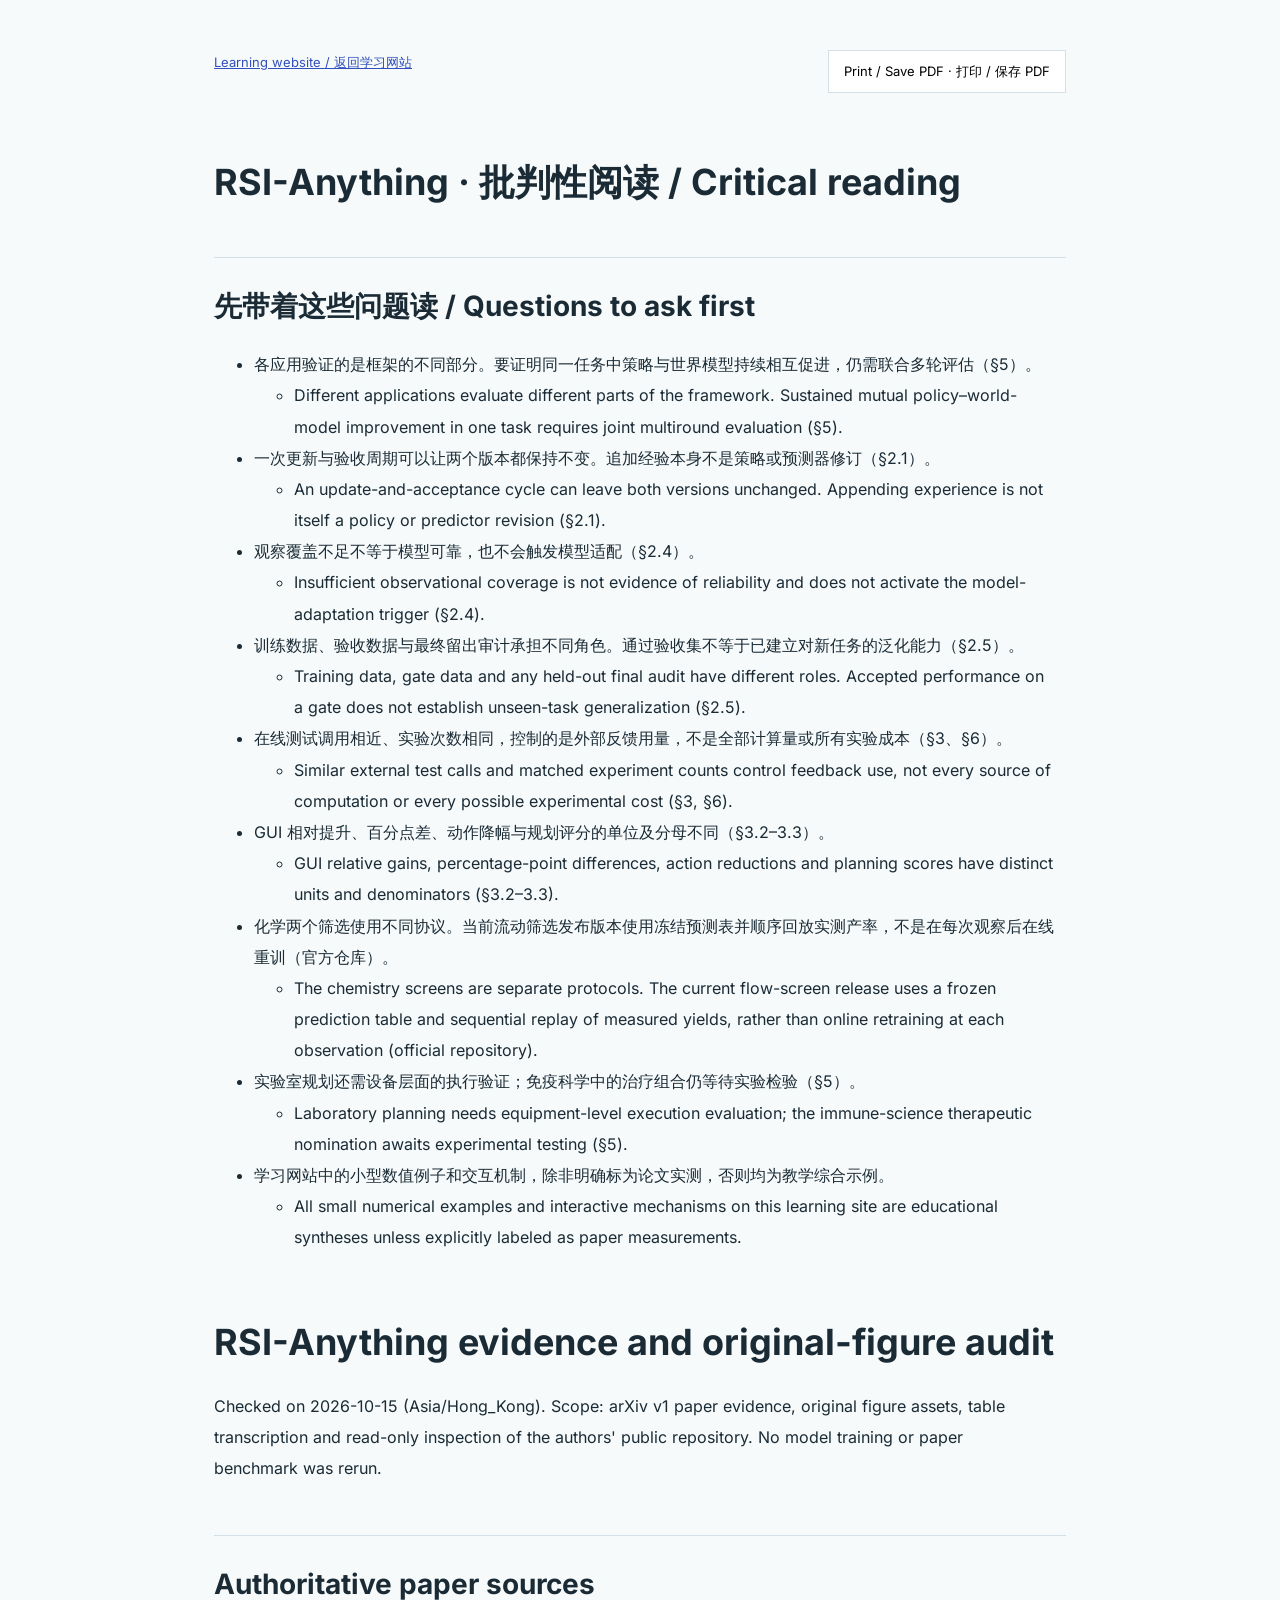
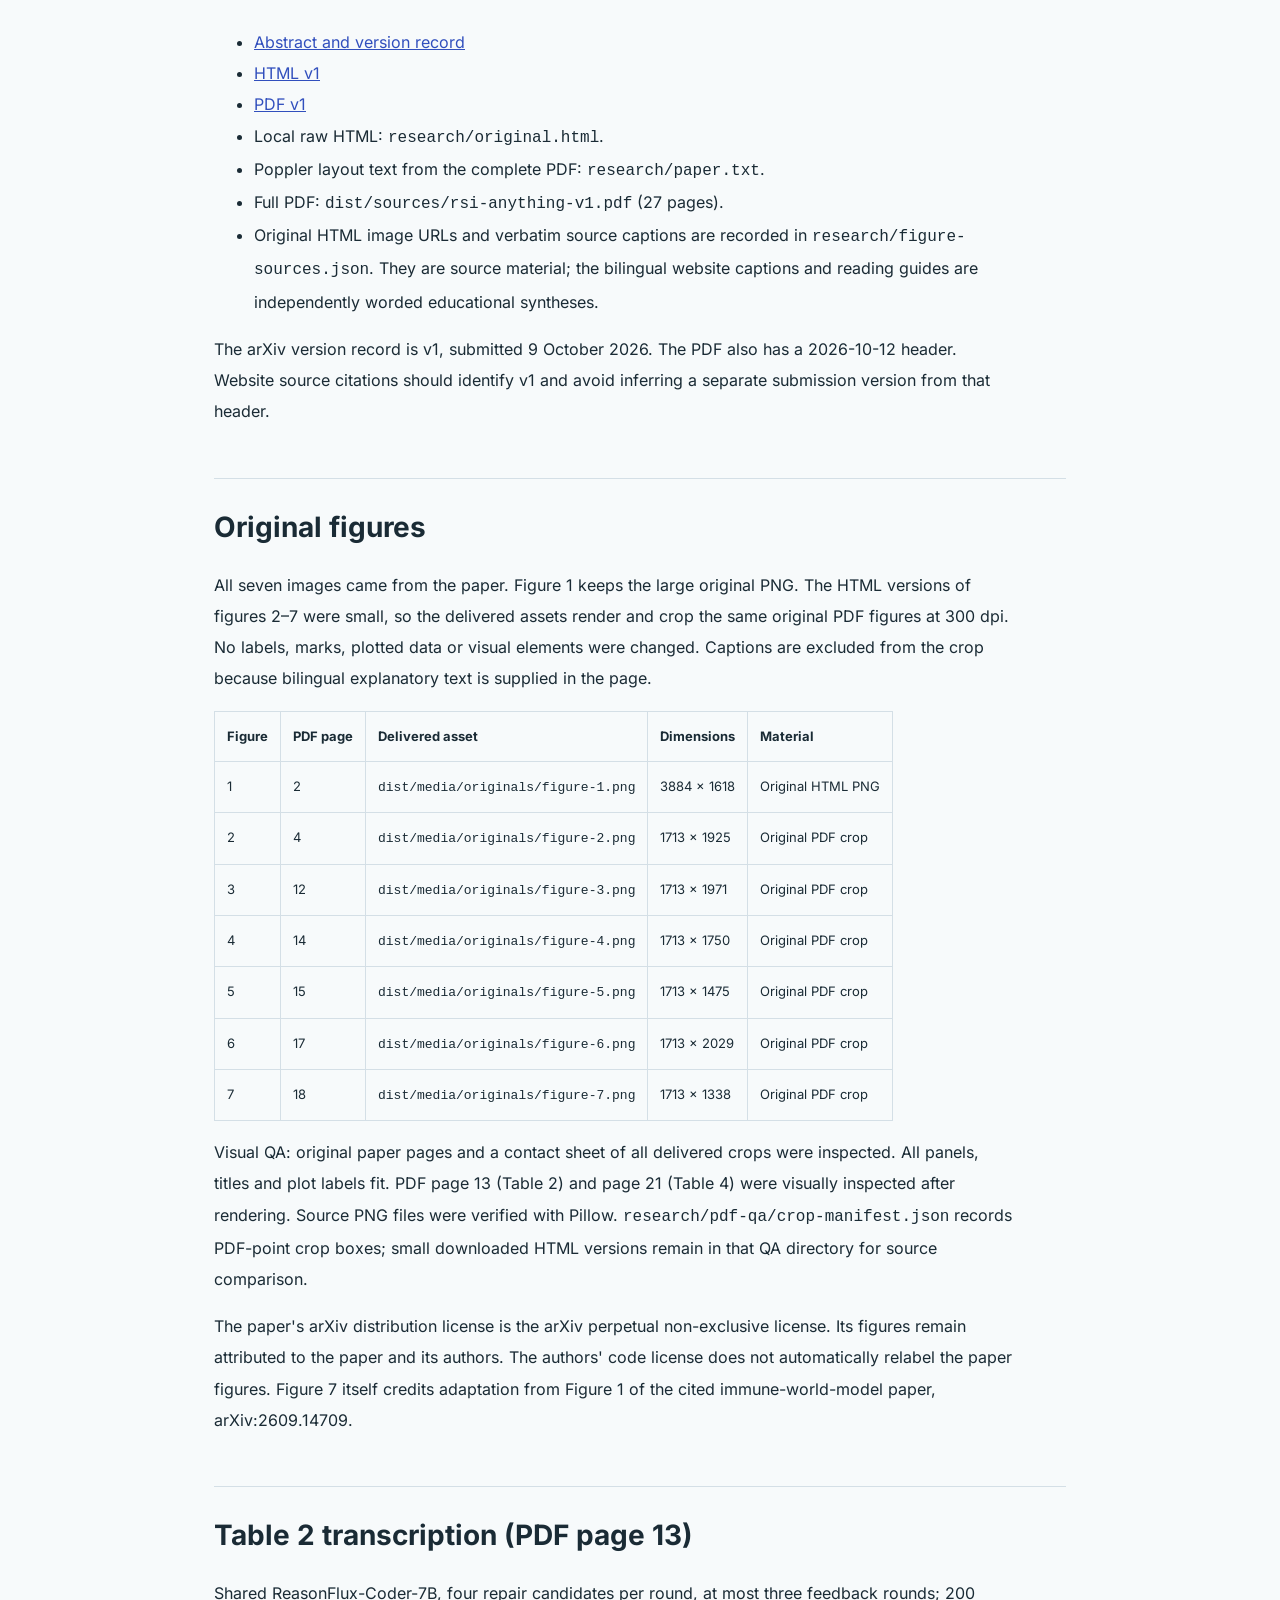
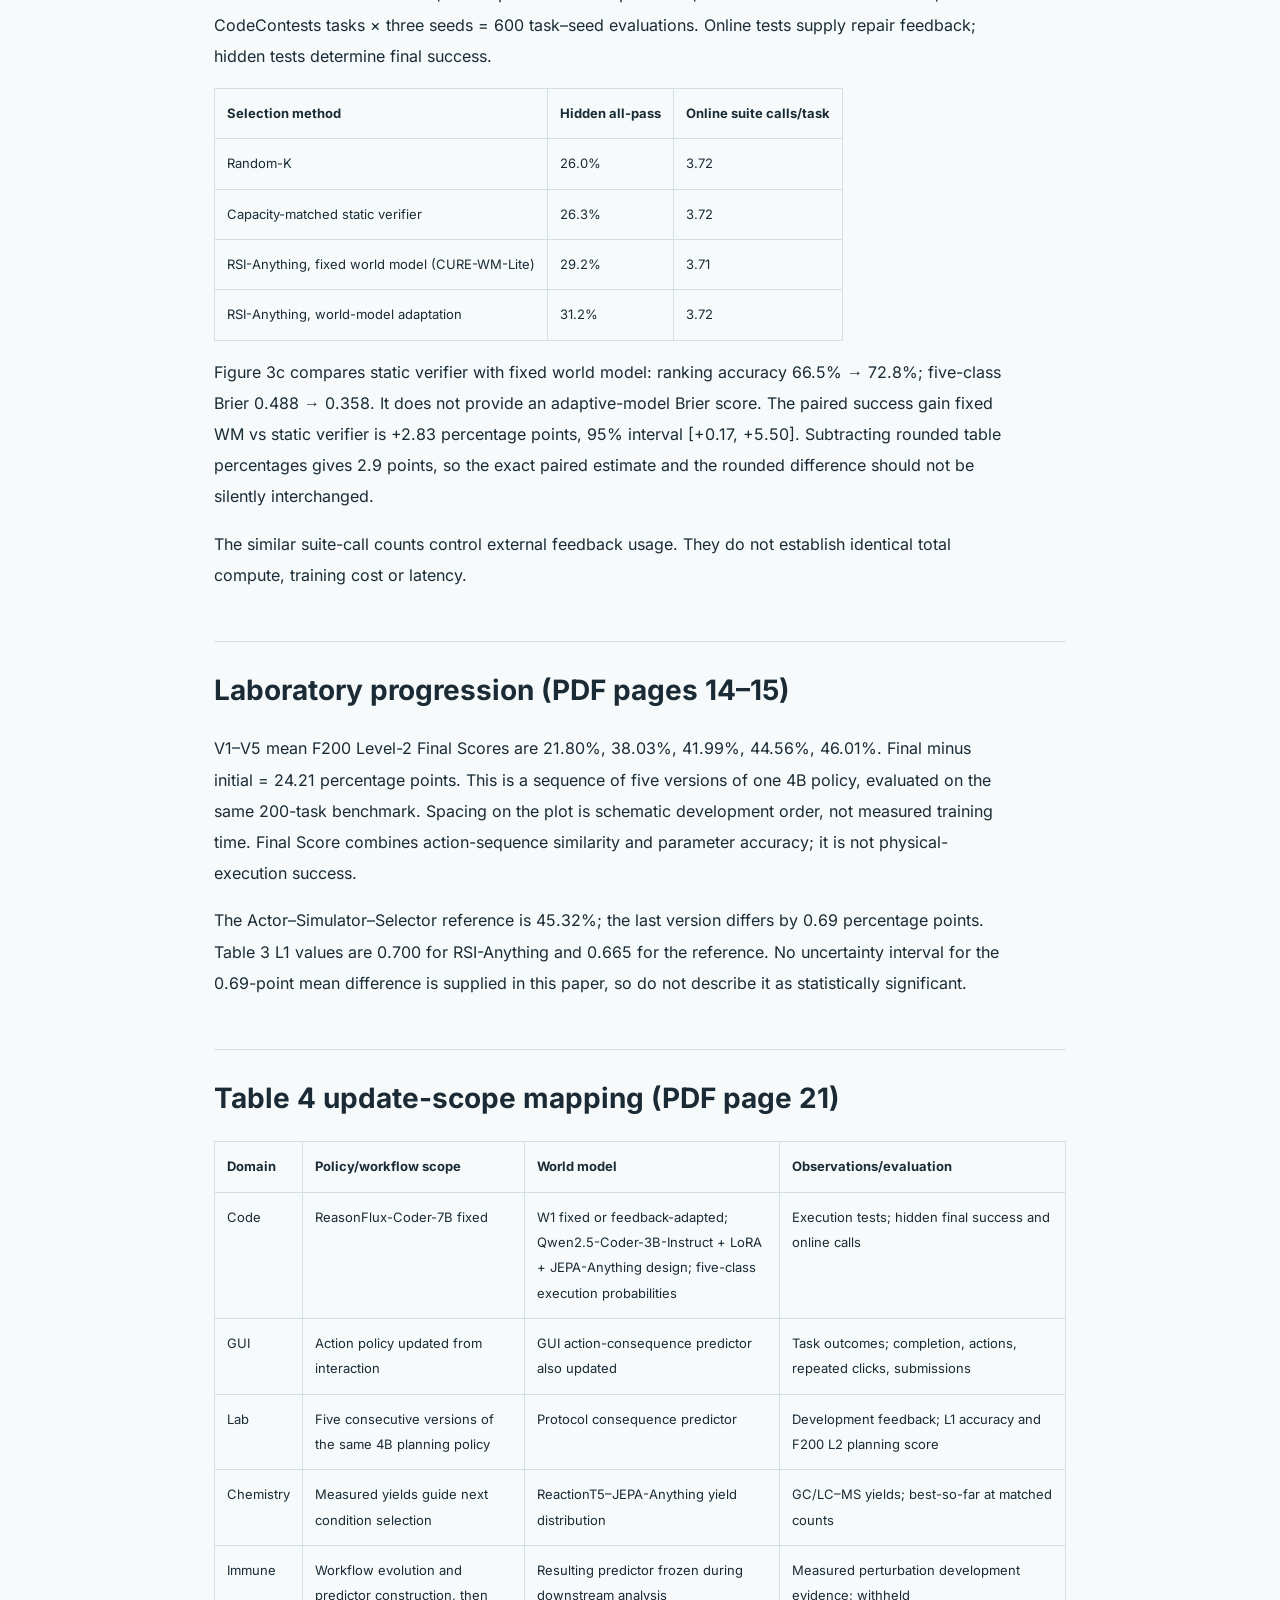
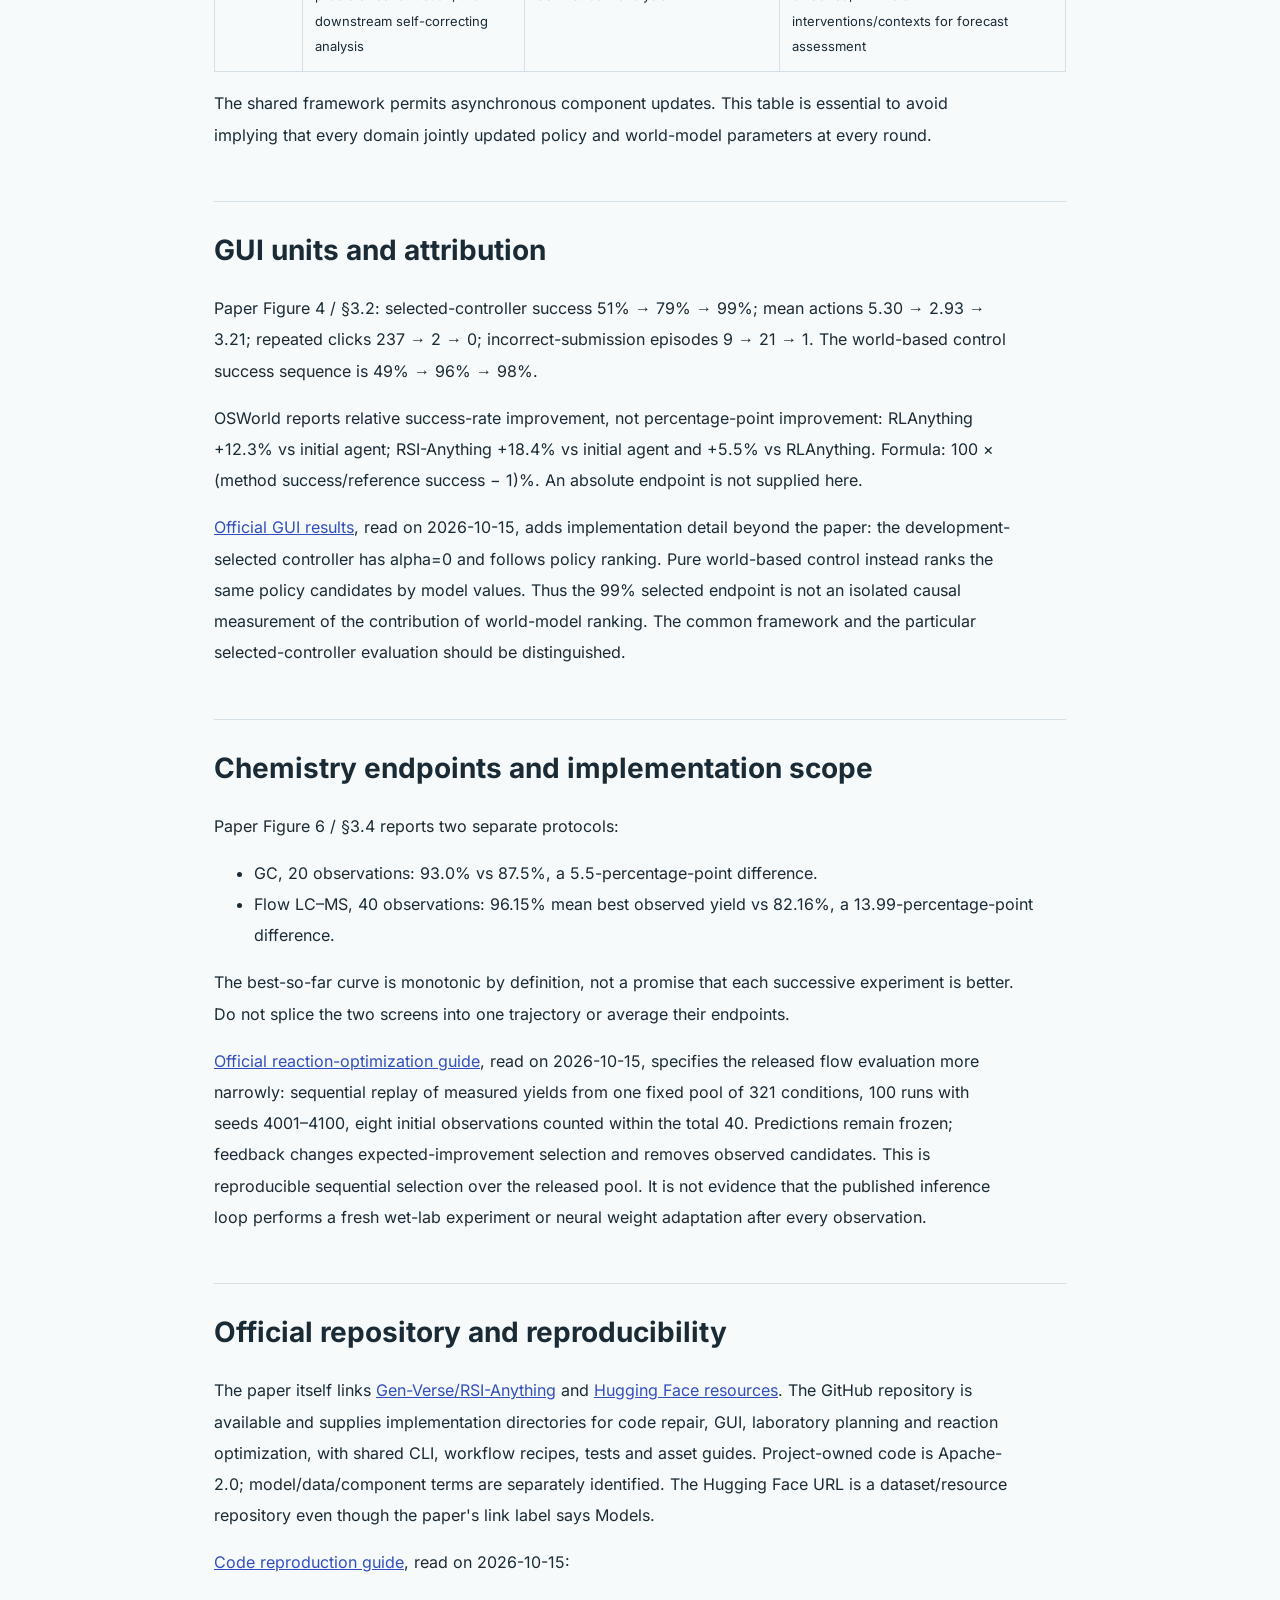
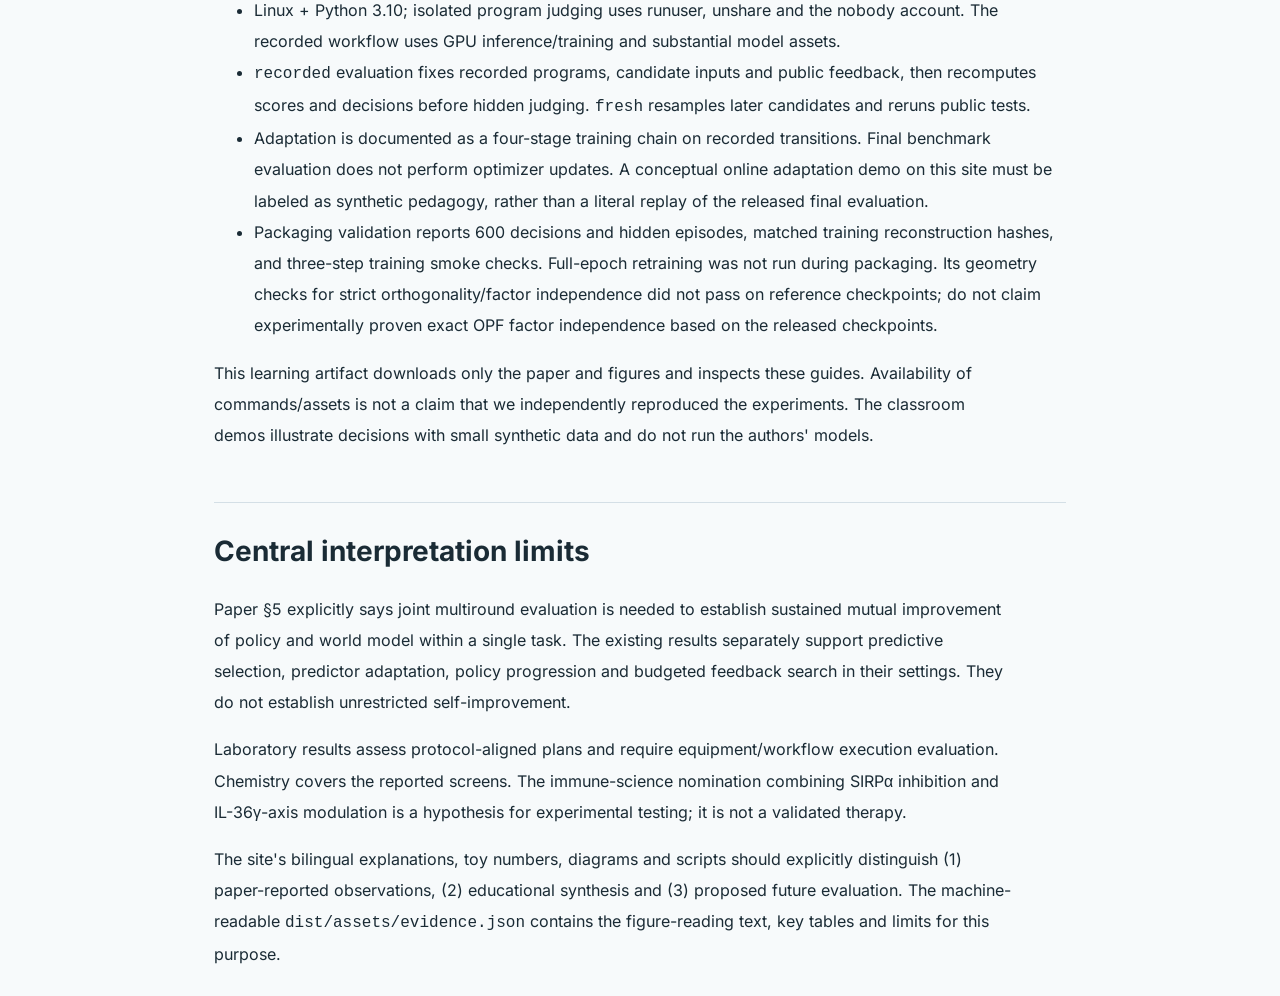
<file: sources/critical-reading-guide.html>
<!doctype html><html lang="zh-CN"><head><meta charset="utf-8"><meta name="viewport" content="width=device-width,initial-scale=1"><title>RSI-Anything — Evidence & critical reading</title><style>@font-face{font-family:Inter;src:url('../fonts/inter-latin.woff2')}*{box-sizing:border-box}body{max-width:900px;margin:50px auto;padding:0 24px;color:#1a2b35;background:#f7fafb;font:16px/1.95 Inter,'PingFang SC',sans-serif}h1,h2,h3{line-height:1.35;margin-top:1.8em}h1{font-size:36px}h2{font-size:28px;border-top:1px solid #d4dfe6;padding-top:30px}p,li{max-width:800px}a{color:#314fbd;overflow-wrap:anywhere}img{max-width:100%;height:auto;background:white;border:1px solid #d4dfe6}table{width:100%;border-collapse:collapse;font-size:13px;display:block;overflow:auto}th,td{padding:12px;border:1px solid #d4dfe6;text-align:left;vertical-align:top}pre{white-space:pre-wrap;overflow-wrap:anywhere;background:#e8f0f8;padding:20px}code{overflow-wrap:anywhere}blockquote{border-left:3px solid #317777;padding-left:20px;color:#536775}.top{display:flex;justify-content:space-between;gap:20px;font-size:13px}.top button{padding:8px 15px;font:inherit;background:white;border:1px solid #d4dfe6;cursor:pointer}@media print{body{margin:0;color:black;background:white}.top{display:none}h2{break-before:page}a{color:inherit}pre{font-size:10px}img{max-height:80vh;object-fit:contain}}</style></head><body><div class="top"><a href="../index.html">Learning website / 返回学习网站</a><button onclick="window.print()">Print / Save PDF · 打印 / 保存 PDF</button></div><h1>RSI-Anything · 批判性阅读 / Critical reading</h1>
<h2>先带着这些问题读 / Questions to ask first</h2>
<ul>
<li>各应用验证的是框架的不同部分。要证明同一任务中策略与世界模型持续相互促进，仍需联合多轮评估（§5）。<ul>
<li>Different applications evaluate different parts of the framework. Sustained mutual policy–world-model improvement in one task requires joint multiround evaluation (§5).</li>
</ul>
</li>
<li>一次更新与验收周期可以让两个版本都保持不变。追加经验本身不是策略或预测器修订（§2.1）。<ul>
<li>An update-and-acceptance cycle can leave both versions unchanged. Appending experience is not itself a policy or predictor revision (§2.1).</li>
</ul>
</li>
<li>观察覆盖不足不等于模型可靠，也不会触发模型适配（§2.4）。<ul>
<li>Insufficient observational coverage is not evidence of reliability and does not activate the model-adaptation trigger (§2.4).</li>
</ul>
</li>
<li>训练数据、验收数据与最终留出审计承担不同角色。通过验收集不等于已建立对新任务的泛化能力（§2.5）。<ul>
<li>Training data, gate data and any held-out final audit have different roles. Accepted performance on a gate does not establish unseen-task generalization (§2.5).</li>
</ul>
</li>
<li>在线测试调用相近、实验次数相同，控制的是外部反馈用量，不是全部计算量或所有实验成本（§3、§6）。<ul>
<li>Similar external test calls and matched experiment counts control feedback use, not every source of computation or every possible experimental cost (§3, §6).</li>
</ul>
</li>
<li>GUI 相对提升、百分点差、动作降幅与规划评分的单位及分母不同（§3.2–3.3）。<ul>
<li>GUI relative gains, percentage-point differences, action reductions and planning scores have distinct units and denominators (§3.2–3.3).</li>
</ul>
</li>
<li>化学两个筛选使用不同协议。当前流动筛选发布版本使用冻结预测表并顺序回放实测产率，不是在每次观察后在线重训（官方仓库）。<ul>
<li>The chemistry screens are separate protocols. The current flow-screen release uses a frozen prediction table and sequential replay of measured yields, rather than online retraining at each observation (official repository).</li>
</ul>
</li>
<li>实验室规划还需设备层面的执行验证；免疫科学中的治疗组合仍等待实验检验（§5）。<ul>
<li>Laboratory planning needs equipment-level execution evaluation; the immune-science therapeutic nomination awaits experimental testing (§5).</li>
</ul>
</li>
<li>学习网站中的小型数值例子和交互机制，除非明确标为论文实测，否则均为教学综合示例。<ul>
<li>All small numerical examples and interactive mechanisms on this learning site are educational syntheses unless explicitly labeled as paper measurements.</li>
</ul>
</li>
</ul>
<h1>RSI-Anything evidence and original-figure audit</h1>
<p>Checked on 2026-10-15 (Asia/Hong_Kong). Scope: arXiv v1 paper evidence, original figure assets, table transcription and read-only inspection of the authors&#39; public repository. No model training or paper benchmark was rerun.</p>
<h2>Authoritative paper sources</h2>
<ul>
<li><a href="https://arxiv.org/abs/2610.13912">Abstract and version record</a></li>
<li><a href="https://arxiv.org/html/2610.13912v1">HTML v1</a></li>
<li><a href="https://arxiv.org/pdf/2610.13912v1">PDF v1</a></li>
<li>Local raw HTML: <code>research/original.html</code>.</li>
<li>Poppler layout text from the complete PDF: <code>research/paper.txt</code>.</li>
<li>Full PDF: <code>dist/sources/rsi-anything-v1.pdf</code> (27 pages).</li>
<li>Original HTML image URLs and verbatim source captions are recorded in <code>research/figure-sources.json</code>. They are source material; the bilingual website captions and reading guides are independently worded educational syntheses.</li>
</ul>
<p>The arXiv version record is v1, submitted 9 October 2026. The PDF also has a 2026-10-12 header. Website source citations should identify v1 and avoid inferring a separate submission version from that header.</p>
<h2>Original figures</h2>
<p>All seven images came from the paper. Figure 1 keeps the large original PNG. The HTML versions of figures 2–7 were small, so the delivered assets render and crop the same original PDF figures at 300 dpi. No labels, marks, plotted data or visual elements were changed. Captions are excluded from the crop because bilingual explanatory text is supplied in the page.</p>
<table>
<thead>
<tr>
<th>Figure</th>
<th align="right">PDF page</th>
<th>Delivered asset</th>
<th>Dimensions</th>
<th>Material</th>
</tr>
</thead>
<tbody><tr>
<td>1</td>
<td align="right">2</td>
<td><code>dist/media/originals/figure-1.png</code></td>
<td>3884 × 1618</td>
<td>Original HTML PNG</td>
</tr>
<tr>
<td>2</td>
<td align="right">4</td>
<td><code>dist/media/originals/figure-2.png</code></td>
<td>1713 × 1925</td>
<td>Original PDF crop</td>
</tr>
<tr>
<td>3</td>
<td align="right">12</td>
<td><code>dist/media/originals/figure-3.png</code></td>
<td>1713 × 1971</td>
<td>Original PDF crop</td>
</tr>
<tr>
<td>4</td>
<td align="right">14</td>
<td><code>dist/media/originals/figure-4.png</code></td>
<td>1713 × 1750</td>
<td>Original PDF crop</td>
</tr>
<tr>
<td>5</td>
<td align="right">15</td>
<td><code>dist/media/originals/figure-5.png</code></td>
<td>1713 × 1475</td>
<td>Original PDF crop</td>
</tr>
<tr>
<td>6</td>
<td align="right">17</td>
<td><code>dist/media/originals/figure-6.png</code></td>
<td>1713 × 2029</td>
<td>Original PDF crop</td>
</tr>
<tr>
<td>7</td>
<td align="right">18</td>
<td><code>dist/media/originals/figure-7.png</code></td>
<td>1713 × 1338</td>
<td>Original PDF crop</td>
</tr>
</tbody></table>
<p>Visual QA: original paper pages and a contact sheet of all delivered crops were inspected. All panels, titles and plot labels fit. PDF page 13 (Table 2) and page 21 (Table 4) were visually inspected after rendering. Source PNG files were verified with Pillow. <code>research/pdf-qa/crop-manifest.json</code> records PDF-point crop boxes; small downloaded HTML versions remain in that QA directory for source comparison.</p>
<p>The paper&#39;s arXiv distribution license is the arXiv perpetual non-exclusive license. Its figures remain attributed to the paper and its authors. The authors&#39; code license does not automatically relabel the paper figures. Figure 7 itself credits adaptation from Figure 1 of the cited immune-world-model paper, arXiv:2609.14709.</p>
<h2>Table 2 transcription (PDF page 13)</h2>
<p>Shared ReasonFlux-Coder-7B, four repair candidates per round, at most three feedback rounds; 200 CodeContests tasks × three seeds = 600 task–seed evaluations. Online tests supply repair feedback; hidden tests determine final success.</p>
<table>
<thead>
<tr>
<th>Selection method</th>
<th align="right">Hidden all-pass</th>
<th align="right">Online suite calls/task</th>
</tr>
</thead>
<tbody><tr>
<td>Random-K</td>
<td align="right">26.0%</td>
<td align="right">3.72</td>
</tr>
<tr>
<td>Capacity-matched static verifier</td>
<td align="right">26.3%</td>
<td align="right">3.72</td>
</tr>
<tr>
<td>RSI-Anything, fixed world model (CURE-WM-Lite)</td>
<td align="right">29.2%</td>
<td align="right">3.71</td>
</tr>
<tr>
<td>RSI-Anything, world-model adaptation</td>
<td align="right">31.2%</td>
<td align="right">3.72</td>
</tr>
</tbody></table>
<p>Figure 3c compares static verifier with fixed world model: ranking accuracy 66.5% → 72.8%; five-class Brier 0.488 → 0.358. It does not provide an adaptive-model Brier score. The paired success gain fixed WM vs static verifier is +2.83 percentage points, 95% interval [+0.17, +5.50]. Subtracting rounded table percentages gives 2.9 points, so the exact paired estimate and the rounded difference should not be silently interchanged.</p>
<p>The similar suite-call counts control external feedback usage. They do not establish identical total compute, training cost or latency.</p>
<h2>Laboratory progression (PDF pages 14–15)</h2>
<p>V1–V5 mean F200 Level-2 Final Scores are 21.80%, 38.03%, 41.99%, 44.56%, 46.01%. Final minus initial = 24.21 percentage points. This is a sequence of five versions of one 4B policy, evaluated on the same 200-task benchmark. Spacing on the plot is schematic development order, not measured training time. Final Score combines action-sequence similarity and parameter accuracy; it is not physical-execution success.</p>
<p>The Actor–Simulator–Selector reference is 45.32%; the last version differs by 0.69 percentage points. Table 3 L1 values are 0.700 for RSI-Anything and 0.665 for the reference. No uncertainty interval for the 0.69-point mean difference is supplied in this paper, so do not describe it as statistically significant.</p>
<h2>Table 4 update-scope mapping (PDF page 21)</h2>
<table>
<thead>
<tr>
<th>Domain</th>
<th>Policy/workflow scope</th>
<th>World model</th>
<th>Observations/evaluation</th>
</tr>
</thead>
<tbody><tr>
<td>Code</td>
<td>ReasonFlux-Coder-7B fixed</td>
<td>W1 fixed or feedback-adapted; Qwen2.5-Coder-3B-Instruct + LoRA + JEPA-Anything design; five-class execution probabilities</td>
<td>Execution tests; hidden final success and online calls</td>
</tr>
<tr>
<td>GUI</td>
<td>Action policy updated from interaction</td>
<td>GUI action-consequence predictor also updated</td>
<td>Task outcomes; completion, actions, repeated clicks, submissions</td>
</tr>
<tr>
<td>Lab</td>
<td>Five consecutive versions of the same 4B planning policy</td>
<td>Protocol consequence predictor</td>
<td>Development feedback; L1 accuracy and F200 L2 planning score</td>
</tr>
<tr>
<td>Chemistry</td>
<td>Measured yields guide next condition selection</td>
<td>ReactionT5–JEPA-Anything yield distribution</td>
<td>GC/LC–MS yields; best-so-far at matched counts</td>
</tr>
<tr>
<td>Immune</td>
<td>Workflow evolution and predictor construction, then downstream self-correcting analysis</td>
<td>Resulting predictor frozen during downstream analysis</td>
<td>Measured perturbation development evidence; withheld interventions/contexts for forecast assessment</td>
</tr>
</tbody></table>
<p>The shared framework permits asynchronous component updates. This table is essential to avoid implying that every domain jointly updated policy and world-model parameters at every round.</p>
<h2>GUI units and attribution</h2>
<p>Paper Figure 4 / §3.2: selected-controller success 51% → 79% → 99%; mean actions 5.30 → 2.93 → 3.21; repeated clicks 237 → 2 → 0; incorrect-submission episodes 9 → 21 → 1. The world-based control success sequence is 49% → 96% → 98%.</p>
<p>OSWorld reports relative success-rate improvement, not percentage-point improvement: RLAnything +12.3% vs initial agent; RSI-Anything +18.4% vs initial agent and +5.5% vs RLAnything. Formula: 100 × (method success/reference success − 1)%. An absolute endpoint is not supplied here.</p>
<p><a href="https://github.com/Gen-Verse/RSI-Anything/blob/main/tasks/gui/docs/RESULTS.md">Official GUI results</a>, read on 2026-10-15, adds implementation detail beyond the paper: the development-selected controller has alpha=0 and follows policy ranking. Pure world-based control instead ranks the same policy candidates by model values. Thus the 99% selected endpoint is not an isolated causal measurement of the contribution of world-model ranking. The common framework and the particular selected-controller evaluation should be distinguished.</p>
<h2>Chemistry endpoints and implementation scope</h2>
<p>Paper Figure 6 / §3.4 reports two separate protocols:</p>
<ul>
<li>GC, 20 observations: 93.0% vs 87.5%, a 5.5-percentage-point difference.</li>
<li>Flow LC–MS, 40 observations: 96.15% mean best observed yield vs 82.16%, a 13.99-percentage-point difference.</li>
</ul>
<p>The best-so-far curve is monotonic by definition, not a promise that each successive experiment is better. Do not splice the two screens into one trajectory or average their endpoints.</p>
<p><a href="https://github.com/Gen-Verse/RSI-Anything/blob/main/tasks/reaction_optimization/README.md">Official reaction-optimization guide</a>, read on 2026-10-15, specifies the released flow evaluation more narrowly: sequential replay of measured yields from one fixed pool of 321 conditions, 100 runs with seeds 4001–4100, eight initial observations counted within the total 40. Predictions remain frozen; feedback changes expected-improvement selection and removes observed candidates. This is reproducible sequential selection over the released pool. It is not evidence that the published inference loop performs a fresh wet-lab experiment or neural weight adaptation after every observation.</p>
<h2>Official repository and reproducibility</h2>
<p>The paper itself links <a href="https://github.com/Gen-Verse/RSI-Anything">Gen-Verse/RSI-Anything</a> and <a href="https://huggingface.co/datasets/Gen-Verse/RSI-Anything">Hugging Face resources</a>. The GitHub repository is available and supplies implementation directories for code repair, GUI, laboratory planning and reaction optimization, with shared CLI, workflow recipes, tests and asset guides. Project-owned code is Apache-2.0; model/data/component terms are separately identified. The Hugging Face URL is a dataset/resource repository even though the paper&#39;s link label says Models.</p>
<p><a href="https://github.com/Gen-Verse/RSI-Anything/blob/main/docs/reproduction.en.md">Code reproduction guide</a>, read on 2026-10-15:</p>
<ul>
<li>Linux + Python 3.10; isolated program judging uses runuser, unshare and the nobody account. The recorded workflow uses GPU inference/training and substantial model assets.</li>
<li><code>recorded</code> evaluation fixes recorded programs, candidate inputs and public feedback, then recomputes scores and decisions before hidden judging. <code>fresh</code> resamples later candidates and reruns public tests.</li>
<li>Adaptation is documented as a four-stage training chain on recorded transitions. Final benchmark evaluation does not perform optimizer updates. A conceptual online adaptation demo on this site must be labeled as synthetic pedagogy, rather than a literal replay of the released final evaluation.</li>
<li>Packaging validation reports 600 decisions and hidden episodes, matched training reconstruction hashes, and three-step training smoke checks. Full-epoch retraining was not run during packaging. Its geometry checks for strict orthogonality/factor independence did not pass on reference checkpoints; do not claim experimentally proven exact OPF factor independence based on the released checkpoints.</li>
</ul>
<p>This learning artifact downloads only the paper and figures and inspects these guides. Availability of commands/assets is not a claim that we independently reproduced the experiments. The classroom demos illustrate decisions with small synthetic data and do not run the authors&#39; models.</p>
<h2>Central interpretation limits</h2>
<p>Paper §5 explicitly says joint multiround evaluation is needed to establish sustained mutual improvement of policy and world model within a single task. The existing results separately support predictive selection, predictor adaptation, policy progression and budgeted feedback search in their settings. They do not establish unrestricted self-improvement.</p>
<p>Laboratory results assess protocol-aligned plans and require equipment/workflow execution evaluation. Chemistry covers the reported screens. The immune-science nomination combining SIRPα inhibition and IL-36γ-axis modulation is a hypothesis for experimental testing; it is not a validated therapy.</p>
<p>The site&#39;s bilingual explanations, toy numbers, diagrams and scripts should explicitly distinguish (1) paper-reported observations, (2) educational synthesis and (3) proposed future evaluation. The machine-readable <code>dist/assets/evidence.json</code> contains the figure-reading text, key tables and limits for this purpose.</p>
</body></html>
</file>
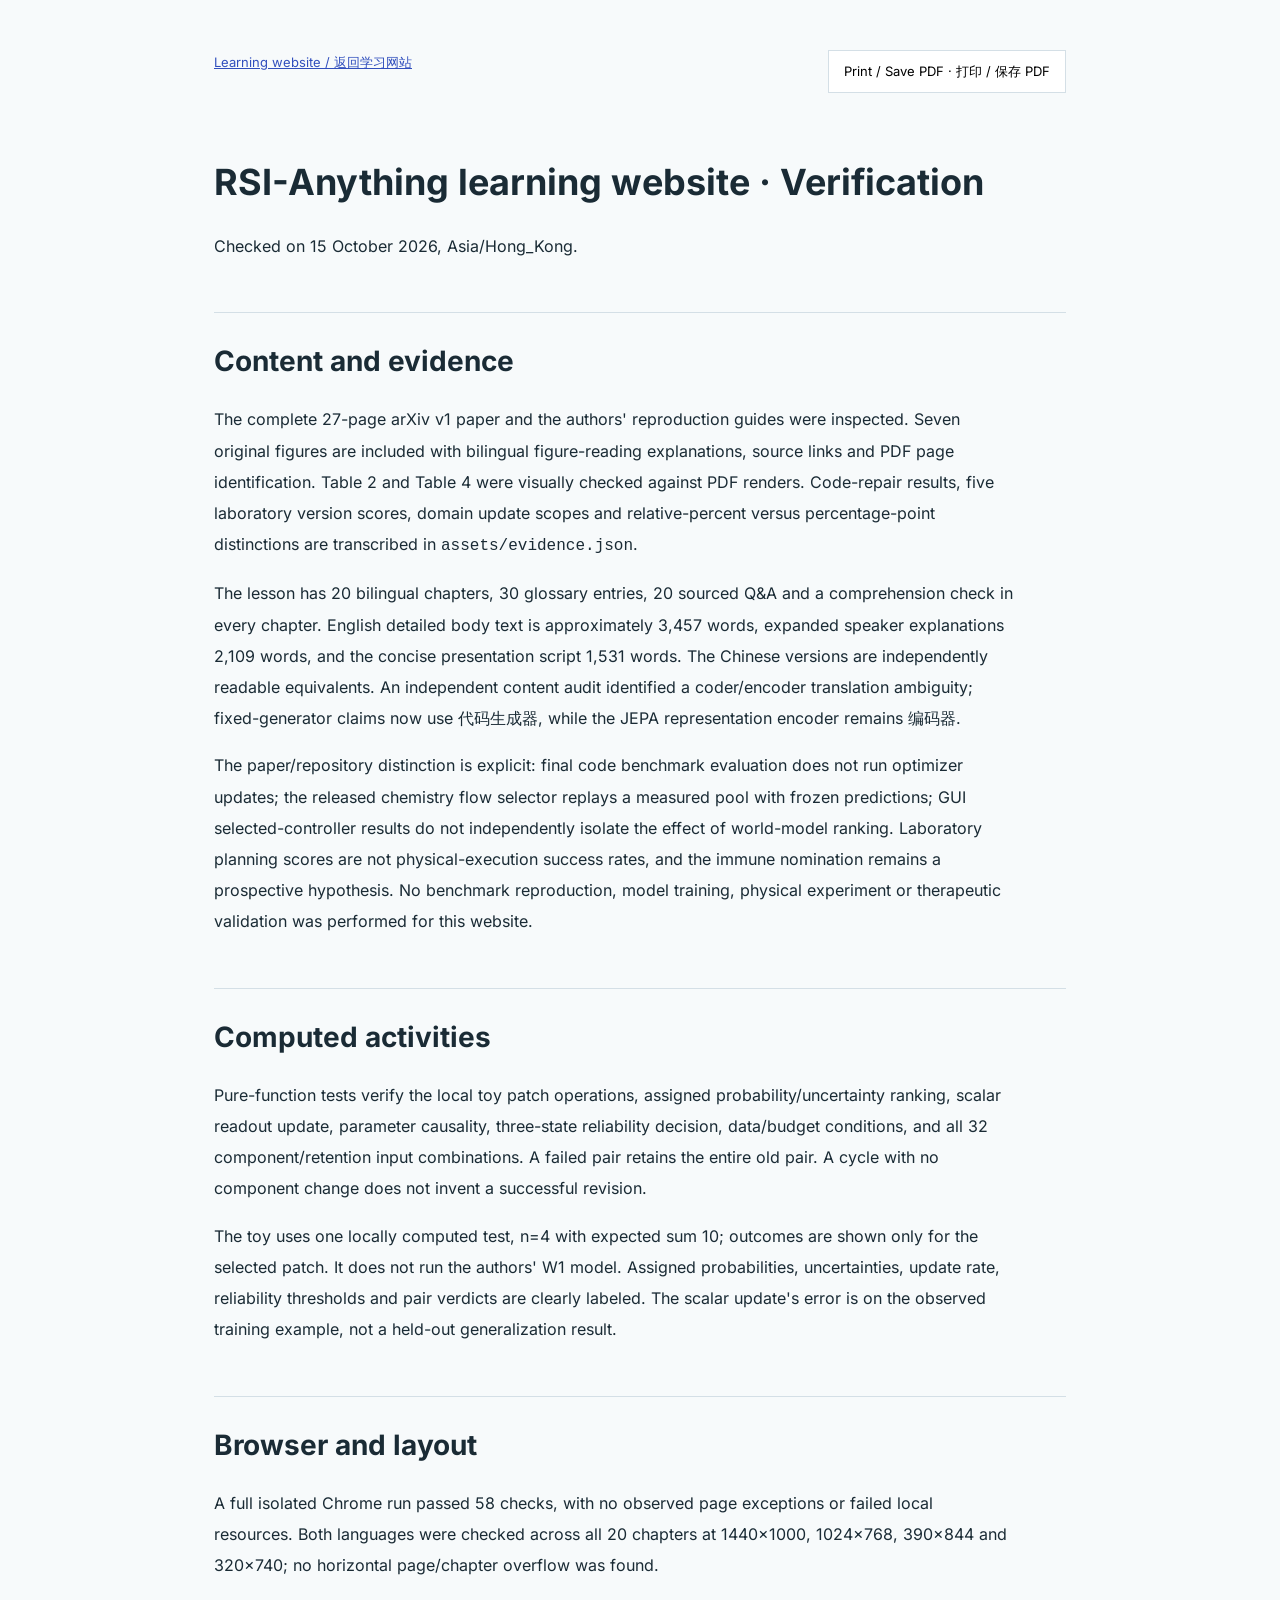
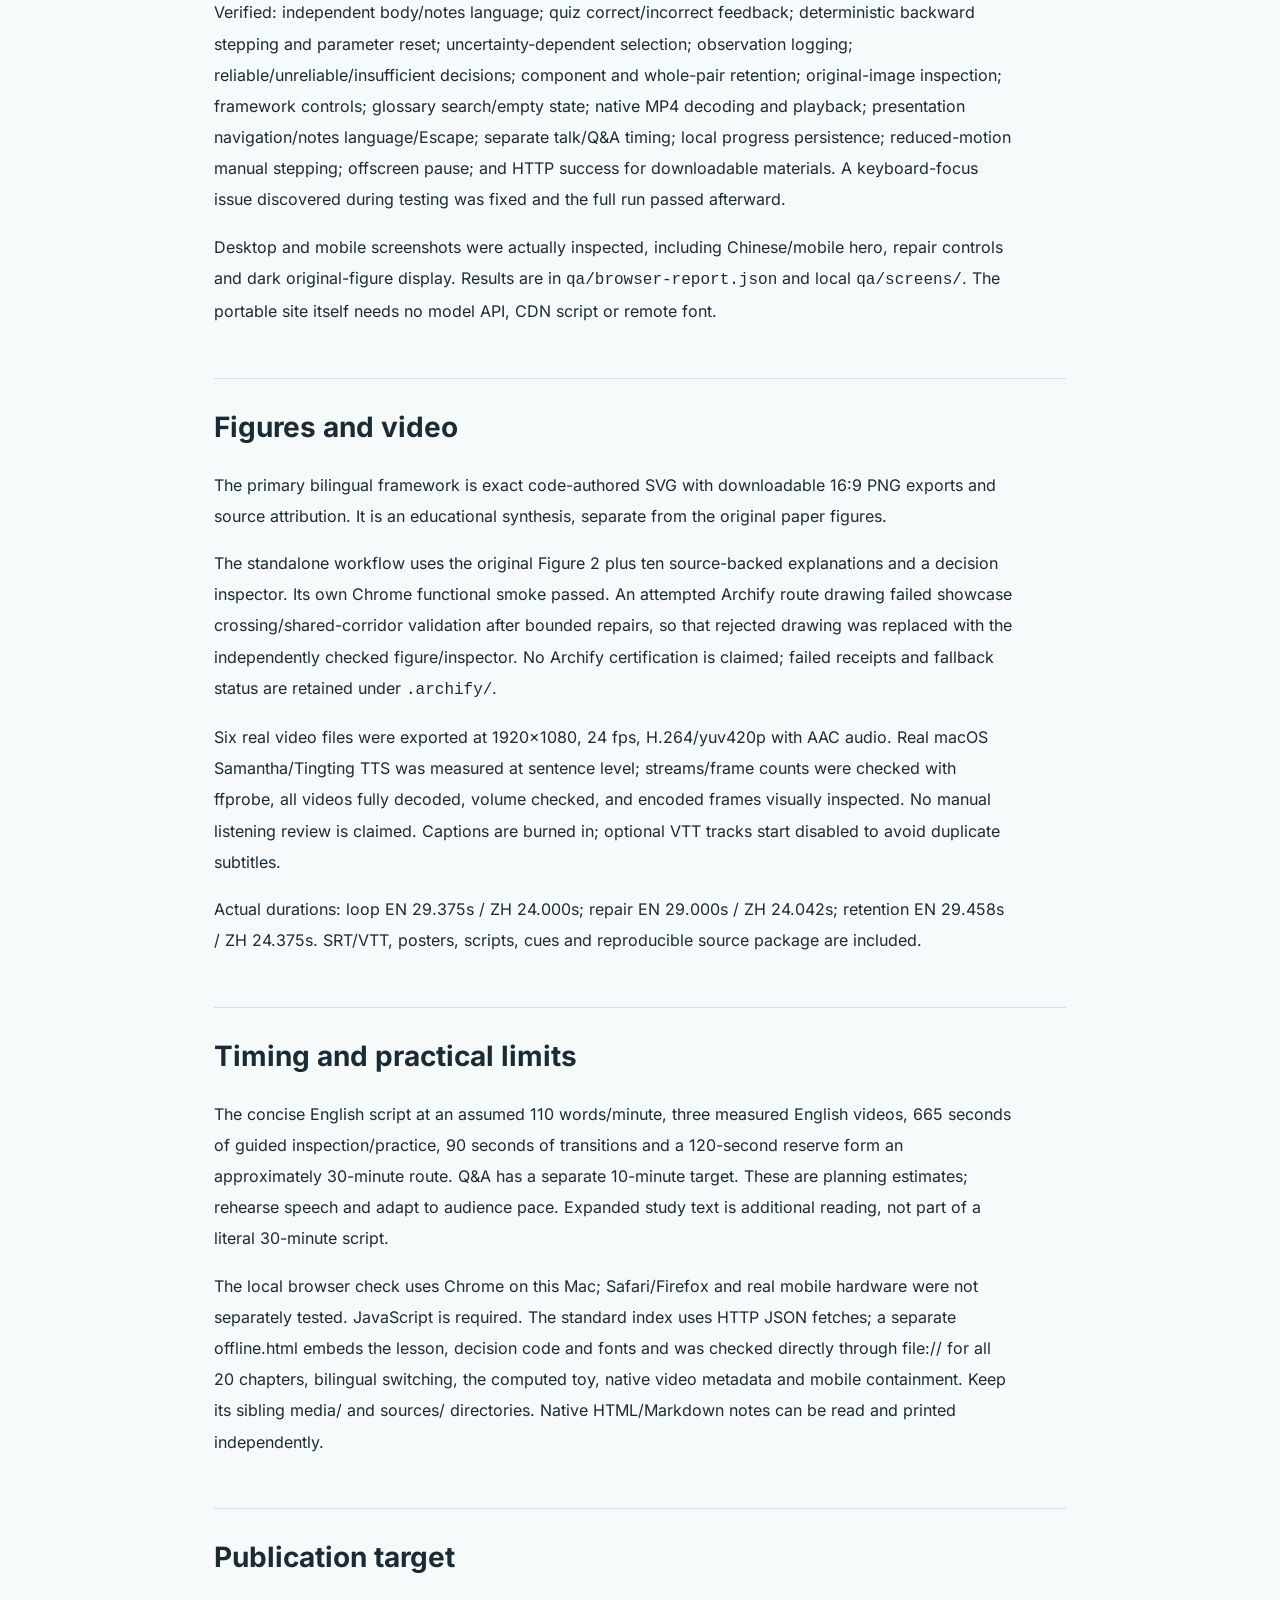
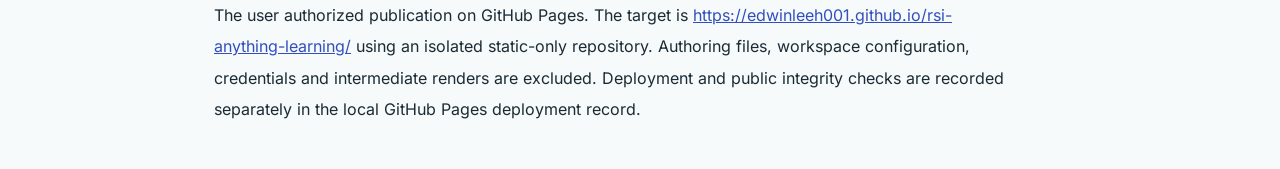
<file: sources/verification.html>
<!doctype html><html lang="zh-CN"><head><meta charset="utf-8"><meta name="viewport" content="width=device-width,initial-scale=1"><title>RSI-Anything — Verification</title><style>@font-face{font-family:Inter;src:url('../fonts/inter-latin.woff2')}*{box-sizing:border-box}body{max-width:900px;margin:50px auto;padding:0 24px;color:#1a2b35;background:#f7fafb;font:16px/1.95 Inter,'PingFang SC',sans-serif}h1,h2,h3{line-height:1.35;margin-top:1.8em}h1{font-size:36px}h2{font-size:28px;border-top:1px solid #d4dfe6;padding-top:30px}p,li{max-width:800px}a{color:#314fbd;overflow-wrap:anywhere}img{max-width:100%;height:auto;background:white;border:1px solid #d4dfe6}table{width:100%;border-collapse:collapse;font-size:13px;display:block;overflow:auto}th,td{padding:12px;border:1px solid #d4dfe6;text-align:left;vertical-align:top}pre{white-space:pre-wrap;overflow-wrap:anywhere;background:#e8f0f8;padding:20px}code{overflow-wrap:anywhere}blockquote{border-left:3px solid #317777;padding-left:20px;color:#536775}.top{display:flex;justify-content:space-between;gap:20px;font-size:13px}.top button{padding:8px 15px;font:inherit;background:white;border:1px solid #d4dfe6;cursor:pointer}@media print{body{margin:0;color:black;background:white}.top{display:none}h2{break-before:page}a{color:inherit}pre{font-size:10px}img{max-height:80vh;object-fit:contain}}</style></head><body><div class="top"><a href="../index.html">Learning website / 返回学习网站</a><button onclick="window.print()">Print / Save PDF · 打印 / 保存 PDF</button></div><h1>RSI-Anything learning website · Verification</h1>
<p>Checked on 15 October 2026, Asia/Hong_Kong.</p>
<h2>Content and evidence</h2>
<p>The complete 27-page arXiv v1 paper and the authors&#39; reproduction guides were inspected. Seven original figures are included with bilingual figure-reading explanations, source links and PDF page identification. Table 2 and Table 4 were visually checked against PDF renders. Code-repair results, five laboratory version scores, domain update scopes and relative-percent versus percentage-point distinctions are transcribed in <code>assets/evidence.json</code>.</p>
<p>The lesson has 20 bilingual chapters, 30 glossary entries, 20 sourced Q&amp;A and a comprehension check in every chapter. English detailed body text is approximately 3,457 words, expanded speaker explanations 2,109 words, and the concise presentation script 1,531 words. The Chinese versions are independently readable equivalents. An independent content audit identified a coder/encoder translation ambiguity; fixed-generator claims now use 代码生成器, while the JEPA representation encoder remains 编码器.</p>
<p>The paper/repository distinction is explicit: final code benchmark evaluation does not run optimizer updates; the released chemistry flow selector replays a measured pool with frozen predictions; GUI selected-controller results do not independently isolate the effect of world-model ranking. Laboratory planning scores are not physical-execution success rates, and the immune nomination remains a prospective hypothesis. No benchmark reproduction, model training, physical experiment or therapeutic validation was performed for this website.</p>
<h2>Computed activities</h2>
<p>Pure-function tests verify the local toy patch operations, assigned probability/uncertainty ranking, scalar readout update, parameter causality, three-state reliability decision, data/budget conditions, and all 32 component/retention input combinations. A failed pair retains the entire old pair. A cycle with no component change does not invent a successful revision.</p>
<p>The toy uses one locally computed test, n=4 with expected sum 10; outcomes are shown only for the selected patch. It does not run the authors&#39; W1 model. Assigned probabilities, uncertainties, update rate, reliability thresholds and pair verdicts are clearly labeled. The scalar update&#39;s error is on the observed training example, not a held-out generalization result.</p>
<h2>Browser and layout</h2>
<p>A full isolated Chrome run passed 58 checks, with no observed page exceptions or failed local resources. Both languages were checked across all 20 chapters at 1440×1000, 1024×768, 390×844 and 320×740; no horizontal page/chapter overflow was found.</p>
<p>Verified: independent body/notes language; quiz correct/incorrect feedback; deterministic backward stepping and parameter reset; uncertainty-dependent selection; observation logging; reliable/unreliable/insufficient decisions; component and whole-pair retention; original-image inspection; framework controls; glossary search/empty state; native MP4 decoding and playback; presentation navigation/notes language/Escape; separate talk/Q&amp;A timing; local progress persistence; reduced-motion manual stepping; offscreen pause; and HTTP success for downloadable materials. A keyboard-focus issue discovered during testing was fixed and the full run passed afterward.</p>
<p>Desktop and mobile screenshots were actually inspected, including Chinese/mobile hero, repair controls and dark original-figure display. Results are in <code>qa/browser-report.json</code> and local <code>qa/screens/</code>. The portable site itself needs no model API, CDN script or remote font.</p>
<h2>Figures and video</h2>
<p>The primary bilingual framework is exact code-authored SVG with downloadable 16:9 PNG exports and source attribution. It is an educational synthesis, separate from the original paper figures.</p>
<p>The standalone workflow uses the original Figure 2 plus ten source-backed explanations and a decision inspector. Its own Chrome functional smoke passed. An attempted Archify route drawing failed showcase crossing/shared-corridor validation after bounded repairs, so that rejected drawing was replaced with the independently checked figure/inspector. No Archify certification is claimed; failed receipts and fallback status are retained under <code>.archify/</code>.</p>
<p>Six real video files were exported at 1920×1080, 24 fps, H.264/yuv420p with AAC audio. Real macOS Samantha/Tingting TTS was measured at sentence level; streams/frame counts were checked with ffprobe, all videos fully decoded, volume checked, and encoded frames visually inspected. No manual listening review is claimed. Captions are burned in; optional VTT tracks start disabled to avoid duplicate subtitles.</p>
<p>Actual durations: loop EN 29.375s / ZH 24.000s; repair EN 29.000s / ZH 24.042s; retention EN 29.458s / ZH 24.375s. SRT/VTT, posters, scripts, cues and reproducible source package are included.</p>
<h2>Timing and practical limits</h2>
<p>The concise English script at an assumed 110 words/minute, three measured English videos, 665 seconds of guided inspection/practice, 90 seconds of transitions and a 120-second reserve form an approximately 30-minute route. Q&amp;A has a separate 10-minute target. These are planning estimates; rehearse speech and adapt to audience pace. Expanded study text is additional reading, not part of a literal 30-minute script.</p>
<p>The local browser check uses Chrome on this Mac; Safari/Firefox and real mobile hardware were not separately tested. JavaScript is required. The standard index uses HTTP JSON fetches; a separate offline.html embeds the lesson, decision code and fonts and was checked directly through file:// for all 20 chapters, bilingual switching, the computed toy, native video metadata and mobile containment. Keep its sibling media/ and sources/ directories. Native HTML/Markdown notes can be read and printed independently.</p>
<h2>Publication target</h2>
<p>The user authorized publication on GitHub Pages. The target is <a href="https://edwinleeh001.github.io/rsi-anything-learning/">https://edwinleeh001.github.io/rsi-anything-learning/</a> using an isolated static-only repository. Authoring files, workspace configuration, credentials and intermediate renders are excluded. Deployment and public integrity checks are recorded separately in the local GitHub Pages deployment record.</p>
</body></html>
</file>
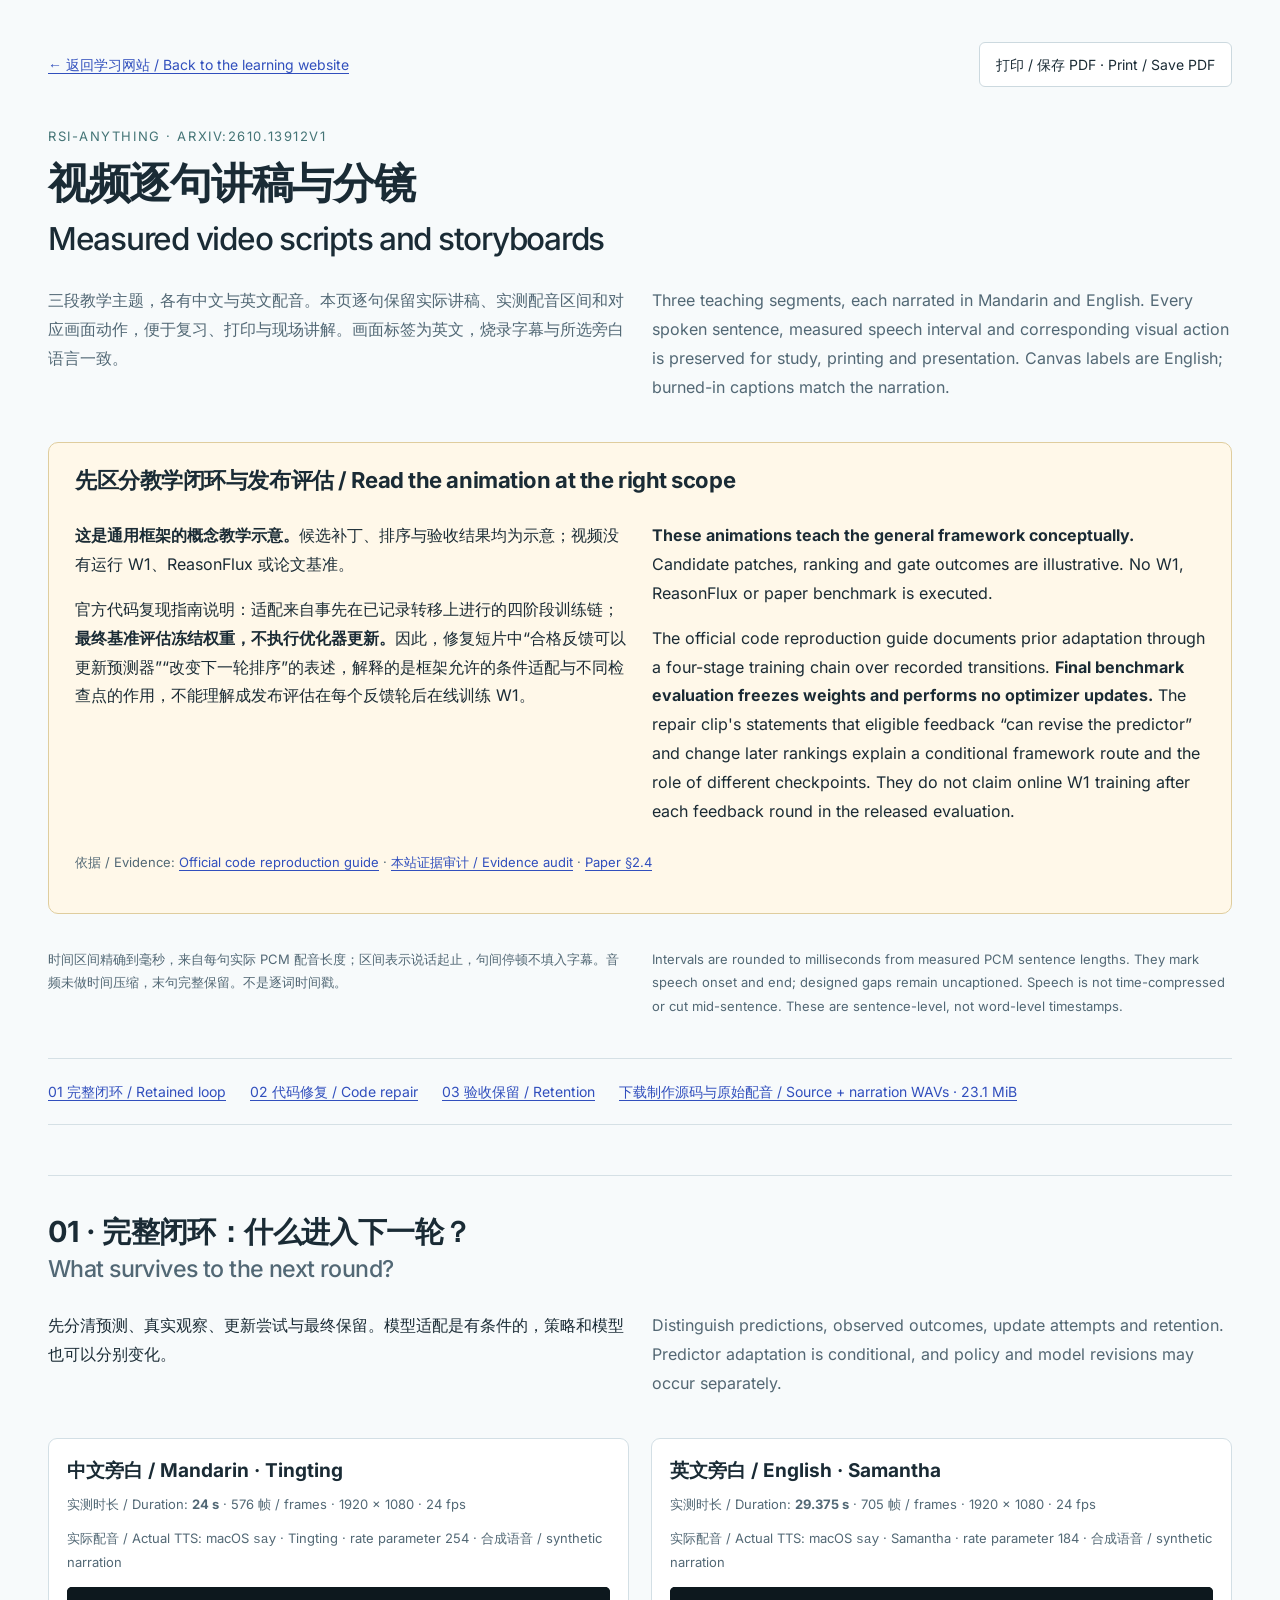
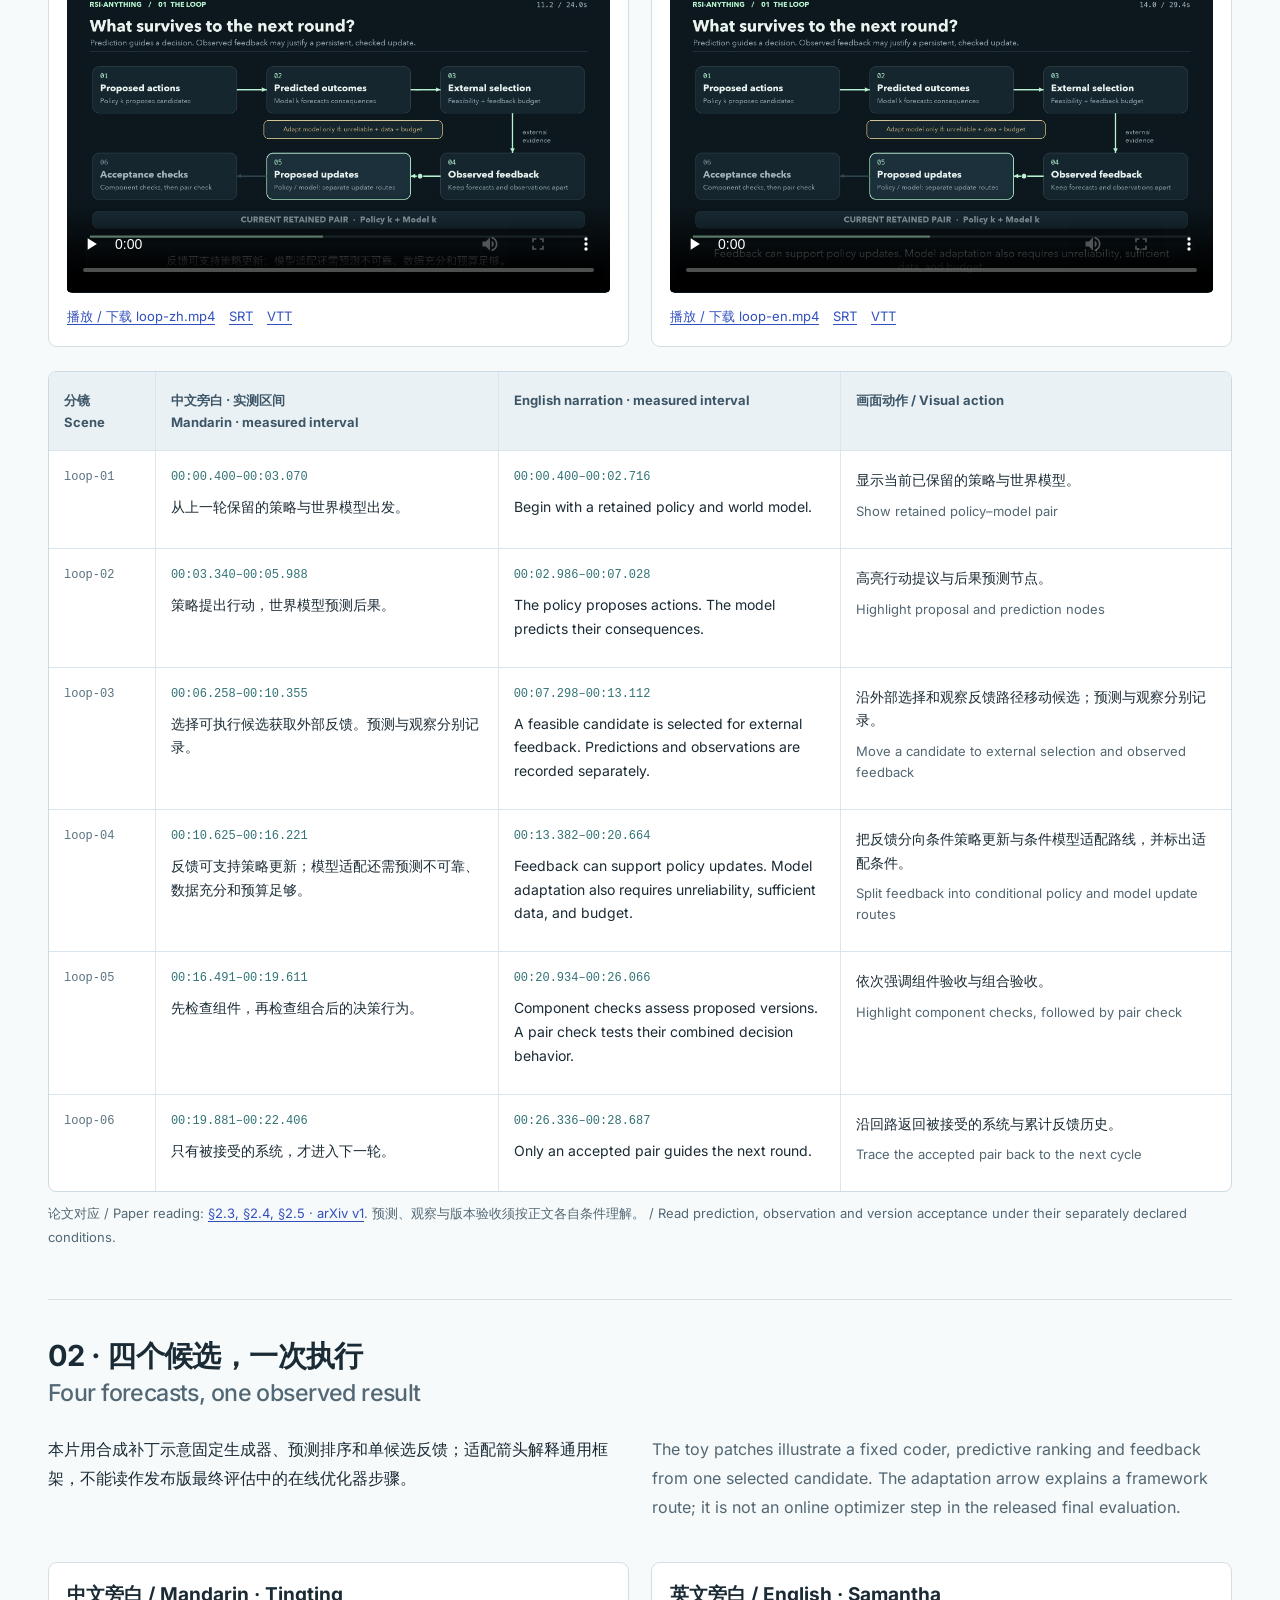
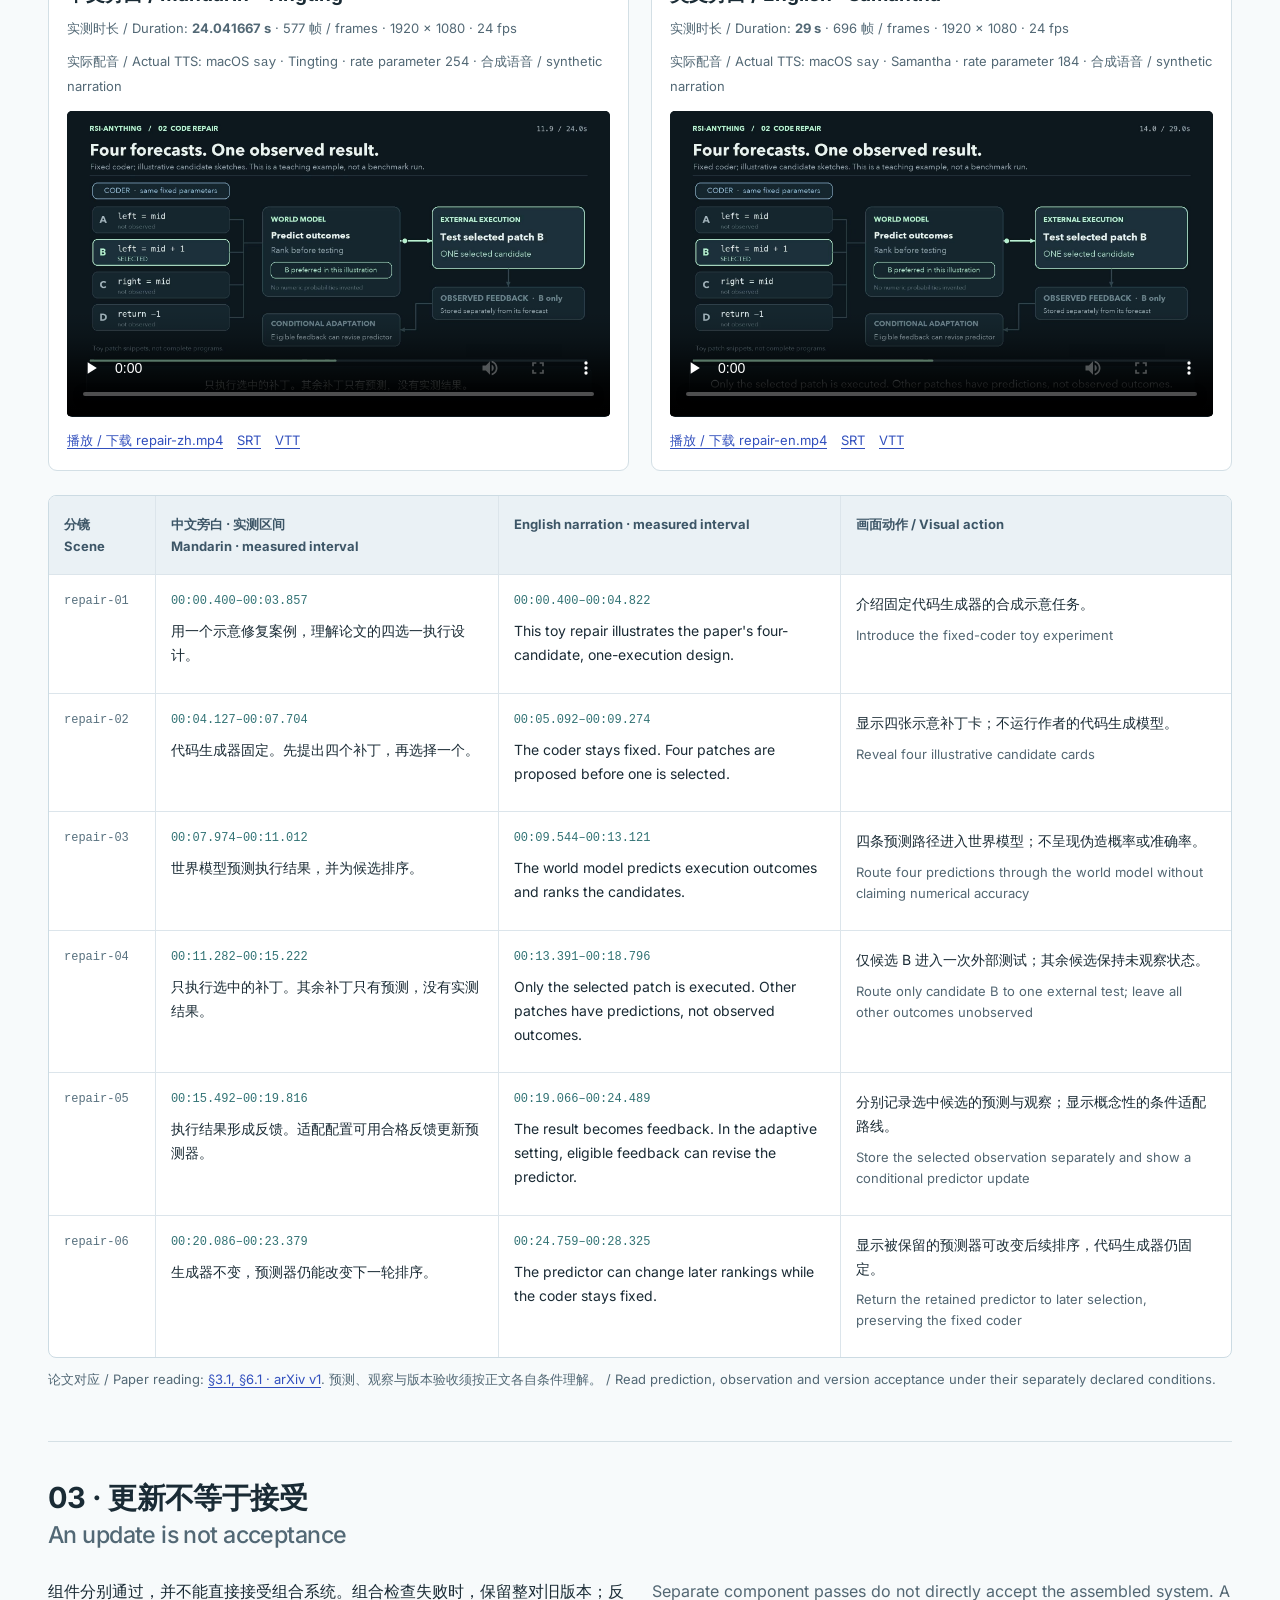
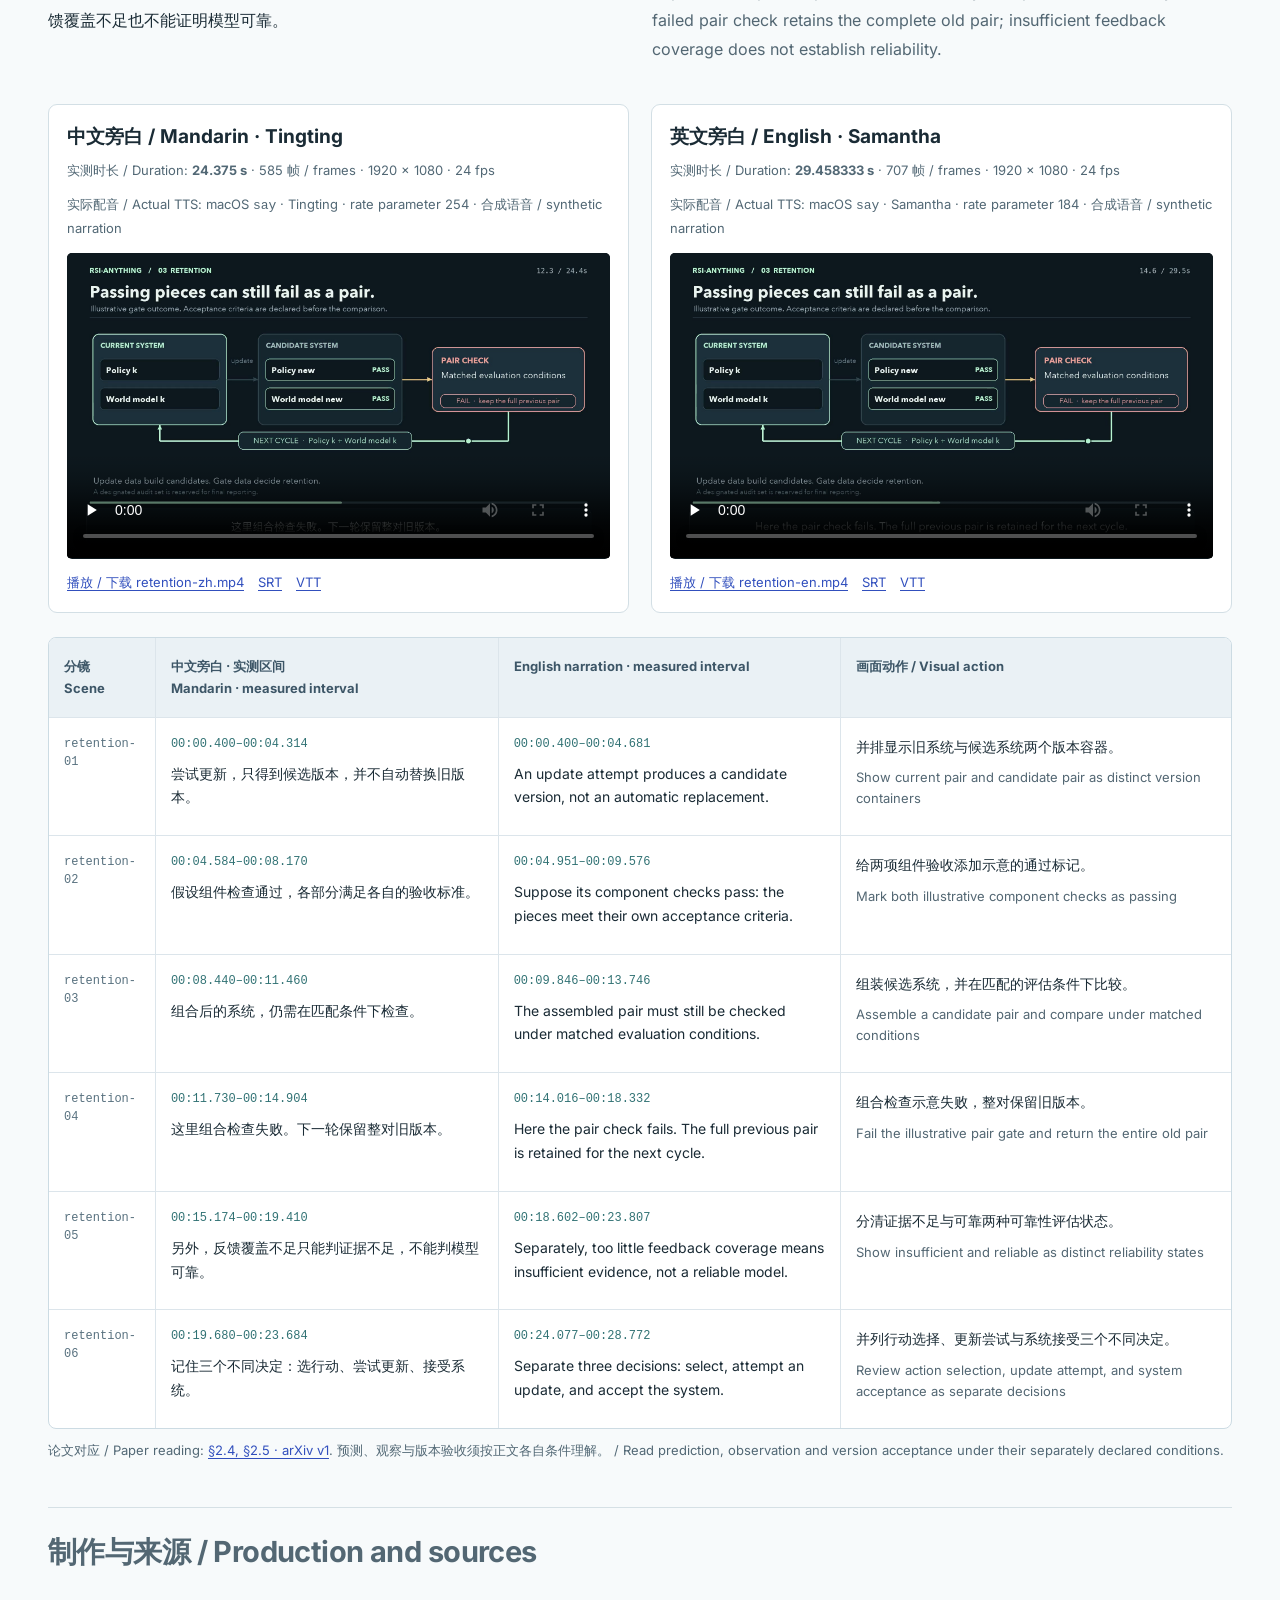
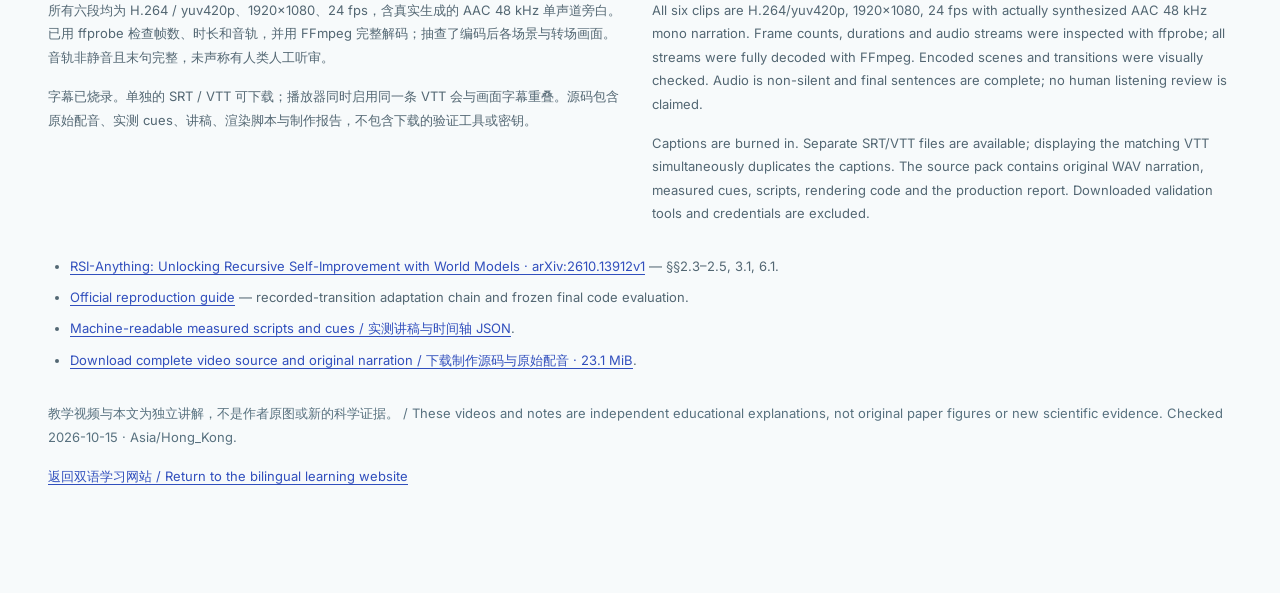
<file: sources/video-scripts.html>
<!doctype html>
<html lang="zh-CN"><head><meta charset="utf-8"><meta name="viewport" content="width=device-width,initial-scale=1"><title>RSI-Anything · 视频逐句讲稿 / Video scripts</title>
<style>
@font-face{font-family:Inter;src:url('../fonts/inter-latin.woff2');font-display:swap}*{box-sizing:border-box}html{scroll-behavior:smooth}body{max-width:1240px;margin:42px auto;padding:0 28px 50px;background:#f7fafb;color:#1a2b35;font:16px/1.8 Inter,'PingFang SC','Microsoft Yahei',sans-serif}a{color:#314fbd;text-underline-offset:3px;overflow-wrap:anywhere}a:focus-visible,button:focus-visible,video:focus-visible{outline:3px solid #9c6c24;outline-offset:4px}.top{display:flex;justify-content:space-between;align-items:center;gap:20px;font-size:14px}.top button{padding:9px 16px;border:1px solid #ccd9df;border-radius:6px;background:white;font:inherit;color:inherit;cursor:pointer}.eyebrow{font-size:13px;letter-spacing:.12em;color:#447476;margin:38px 0 8px}h1{font-size:42px;line-height:1.25;margin:0 0 18px;letter-spacing:-.03em}h1 span{display:block;font-weight:500;font-size:.75em;margin-top:10px}h2{font-size:29px;line-height:1.4;margin:0 0 16px;letter-spacing:-.02em}h2 span{display:block;font-weight:500;font-size:.8em;color:#526875}h3{font-size:19px;margin:0 0 8px;line-height:1.5}p{margin:10px 0 16px}.lead{max-width:1000px;color:#526875}.parallel{display:grid;grid-template-columns:1fr 1fr;gap:24px}.note{padding:22px 26px;background:#fff8e9;border:1px solid #dfcd9e;border-radius:10px;margin:24px 0}.note h2{font-size:22px}.en{color:#536773}.note .en{color:#5b5d57}.meta{font-size:13px;color:#526875}.toc{display:flex;flex-wrap:wrap;gap:12px 24px;padding:20px 0;border-block:1px solid #d5e0e5;margin:24px 0 38px}.toc a{font-size:14px}section.chapter{margin-top:50px;padding-top:36px;border-top:1px solid #d5e0e5}.variants{display:grid;grid-template-columns:1fr 1fr;gap:22px;margin:24px 0}.variant{background:white;border:1px solid #d3dfe5;border-radius:9px;padding:18px}.variant video{display:block;width:100%;aspect-ratio:16/9;background:#0c171d;border-radius:5px;margin:13px 0 12px}.variant p{margin:4px 0 10px}.links{display:flex;gap:14px;flex-wrap:wrap;font-size:13px}.table-wrap{overflow-x:auto;border:1px solid #ccdbe3;border-radius:8px;background:white}table{width:100%;border-collapse:collapse;table-layout:fixed;font-size:14px;line-height:1.7}th,td{padding:17px 15px;text-align:left;vertical-align:top;border-right:1px solid #dce5eb;border-bottom:1px solid #dce5eb}tr:last-child td{border-bottom:0}th:last-child,td:last-child{border-right:0}th{background:#eaf1f5;font-size:13px;color:#3d5667}th:nth-child(1){width:9%}th:nth-child(2),th:nth-child(3){width:29%}th:nth-child(4){width:33%}.cue{font:12px/1.5 ui-monospace,SFMono-Regular,monospace;color:#58717f}.time{display:block;font:12px/1.5 ui-monospace,SFMono-Regular,monospace;color:#317274;margin-bottom:9px;white-space:nowrap}td p{margin:0 0 9px}td .en{font-size:13px;line-height:1.6}.fine{font-size:13px;color:#58717f;margin-top:30px}footer{margin-top:45px;padding-top:24px;border-top:1px solid #d5e0e5;font-size:13px;color:#536773}.source-list{padding-left:22px}.source-list li{margin:8px 0}.print-link{display:none}@media(max-width:850px){body{padding:0 16px;margin-top:22px}h1{font-size:33px}.parallel,.variants{grid-template-columns:1fr}.top{align-items:flex-start}table{min-width:940px}.note{padding:18px}section.chapter{margin-top:34px}.toc{gap:12px 18px}}@page{size:A4 landscape;margin:13mm}@media print{html{scroll-behavior:auto}body{max-width:none;padding:0;margin:0;background:white;color:black;font:10pt/1.5 Arial,'PingFang SC',sans-serif}.top,.toc,.variant video,.screen-only{display:none}h1{font-size:26pt}h2{font-size:17pt}h3{font-size:11pt}.eyebrow{font-size:9pt;margin-top:0}.note{background:white;padding:12px;border:1px solid #999;margin:14px 0}.note h2{font-size:14pt}.parallel,.variants{grid-template-columns:1fr 1fr}.parallel{gap:20px}.lead{color:#333}.en,.meta,.fine{color:#333}section.chapter{break-before:page;margin:0;padding:0;border:0}.variants{gap:15px;margin:12px 0 17px}.variant{padding:10px;border:1px solid #999;break-inside:avoid}.variant p{margin:2px 0}.variant .meta{font-size:8pt}.variant .links{font-size:8pt}.chapter>.parallel p{font-size:8.5pt;margin:3px 0}.print-link{display:block;font:8pt/1.4 monospace;margin-top:7px}.table-wrap{overflow:visible;border-radius:0;border:1px solid #888}table{min-width:0;font-size:8.5pt;line-height:1.35}th,td{padding:7px 8px;border-color:#bbb}th{background:#eee;font-size:8pt}td .en{font-size:8pt;line-height:1.4}.time,.cue{font-size:8pt}.time{margin-bottom:5px}tr{break-inside:avoid}a{color:black}footer{font-size:8pt;margin-top:0;break-before:page}p{margin:5px 0 9px}.source-list li{margin:4px 0}.fine{font-size:8pt}}
</style></head><body>
<nav class="top" aria-label="页面工具 / Page tools"><a href="../index.html">← 返回学习网站 / Back to the learning website</a><button type="button" onclick="window.print()">打印 / 保存 PDF · Print / Save PDF</button></nav>
<header><p class="eyebrow">RSI-ANYTHING · ARXIV:2610.13912V1</p><h1>视频逐句讲稿与分镜<span>Measured video scripts and storyboards</span></h1><div class="parallel"><p class="lead">三段教学主题，各有中文与英文配音。本页逐句保留实际讲稿、实测配音区间和对应画面动作，便于复习、打印与现场讲解。画面标签为英文，烧录字幕与所选旁白语言一致。</p><p class="lead" lang="en">Three teaching segments, each narrated in Mandarin and English. Every spoken sentence, measured speech interval and corresponding visual action is preserved for study, printing and presentation. Canvas labels are English; burned-in captions match the narration.</p></div></header>
<aside class="note" aria-labelledby="interpretation"><h2 id="interpretation">先区分教学闭环与发布评估 / Read the animation at the right scope</h2><div class="parallel"><div><p><strong>这是通用框架的概念教学示意。</strong>候选补丁、排序与验收结果均为示意；视频没有运行 W1、ReasonFlux 或论文基准。</p><p>官方代码复现指南说明：适配来自事先在已记录转移上进行的四阶段训练链；<strong>最终基准评估冻结权重，不执行优化器更新。</strong>因此，修复短片中“合格反馈可以更新预测器”“改变下一轮排序”的表述，解释的是框架允许的条件适配与不同检查点的作用，不能理解成发布评估在每个反馈轮后在线训练 W1。</p></div><div lang="en"><p><strong>These animations teach the general framework conceptually.</strong> Candidate patches, ranking and gate outcomes are illustrative. No W1, ReasonFlux or paper benchmark is executed.</p><p>The official code reproduction guide documents prior adaptation through a four-stage training chain over recorded transitions. <strong>Final benchmark evaluation freezes weights and performs no optimizer updates.</strong> The repair clip's statements that eligible feedback “can revise the predictor” and change later rankings explain a conditional framework route and the role of different checkpoints. They do not claim online W1 training after each feedback round in the released evaluation.</p></div></div><p class="meta">依据 / Evidence: <a href="https://github.com/Gen-Verse/RSI-Anything/blob/main/docs/reproduction.en.md">Official code reproduction guide</a> · <a href="critical-reading-guide.html">本站证据审计 / Evidence audit</a> · <a href="https://arxiv.org/html/2610.13912v1#S2.SS4">Paper §2.4</a></p></aside>
<div class="parallel"><p class="meta">时间区间精确到毫秒，来自每句实际 PCM 配音长度；区间表示说话起止，句间停顿不填入字幕。音频未做时间压缩，末句完整保留。不是逐词时间戳。</p><p class="meta" lang="en">Intervals are rounded to milliseconds from measured PCM sentence lengths. They mark speech onset and end; designed gaps remain uncaptioned. Speech is not time-compressed or cut mid-sentence. These are sentence-level, not word-level timestamps.</p></div>
<nav class="toc" aria-label="主题目录 / Segment navigation"><a href="#loop">01 完整闭环 / Retained loop</a><a href="#repair">02 代码修复 / Code repair</a><a href="#retention">03 验收保留 / Retention</a><a href="../media/videos/teaching-videos-source.zip" download>下载制作源码与原始配音 / Source + narration WAVs · 23.1 MiB</a></nav>
<section class="chapter" id="loop" aria-labelledby="title-loop"><h2 id="title-loop">01 · 完整闭环：什么进入下一轮？<span lang="en">What survives to the next round?</span></h2><div class="parallel"><p>先分清预测、真实观察、更新尝试与最终保留。模型适配是有条件的，策略和模型也可以分别变化。</p><p class="en" lang="en">Distinguish predictions, observed outcomes, update attempts and retention. Predictor adaptation is conditional, and policy and model revisions may occur separately.</p></div><div class="variants"><article class="variant" aria-labelledby="loop-zh"><h3 id="loop-zh">中文旁白 / Mandarin · Tingting</h3><p class="meta">实测时长 / Duration: <strong>24 s</strong> · 576 帧 / frames · 1920 × 1080 · 24 fps</p><p class="meta">实际配音 / Actual TTS: macOS <code>say</code> · Tingting · rate parameter 254 · 合成语音 / synthetic narration</p><video controls preload="none" playsinline poster="../media/videos/loop-zh.jpg" aria-label="完整闭环：什么进入下一轮？"><source src="../media/videos/loop-zh.mp4" type="video/mp4">Your browser cannot play this video. <a href="../media/videos/loop-zh.mp4">Open MP4</a>.</video><div class="links"><a href="../media/videos/loop-zh.mp4">播放 / 下载 loop-zh.mp4</a><a href="../media/videos/loop-zh.srt" download>SRT</a><a href="../media/videos/loop-zh.vtt" download>VTT</a></div><p class="print-link">MP4: ../media/videos/loop-zh.mp4</p></article><article class="variant" aria-labelledby="loop-en"><h3 id="loop-en">英文旁白 / English · Samantha</h3><p class="meta">实测时长 / Duration: <strong>29.375 s</strong> · 705 帧 / frames · 1920 × 1080 · 24 fps</p><p class="meta">实际配音 / Actual TTS: macOS <code>say</code> · Samantha · rate parameter 184 · 合成语音 / synthetic narration</p><video controls preload="none" playsinline poster="../media/videos/loop-en.jpg" aria-label="The retained improvement loop"><source src="../media/videos/loop-en.mp4" type="video/mp4">Your browser cannot play this video. <a href="../media/videos/loop-en.mp4">Open MP4</a>.</video><div class="links"><a href="../media/videos/loop-en.mp4">播放 / 下载 loop-en.mp4</a><a href="../media/videos/loop-en.srt" download>SRT</a><a href="../media/videos/loop-en.vtt" download>VTT</a></div><p class="print-link">MP4: ../media/videos/loop-en.mp4</p></article></div><div class="table-wrap"><table><thead><tr><th scope="col">分镜<br>Scene</th><th scope="col">中文旁白 · 实测区间<br>Mandarin · measured interval</th><th scope="col">English narration · measured interval</th><th scope="col">画面动作 / Visual action</th></tr></thead><tbody><tr><td class="cue">loop-01</td><td lang="zh-CN"><time class="time">00:00.400–00:03.070</time><p>从上一轮保留的策略与世界模型出发。</p></td><td lang="en"><time class="time">00:00.400–00:02.716</time><p>Begin with a retained policy and world model.</p></td><td><p>显示当前已保留的策略与世界模型。</p><p class="en" lang="en">Show retained policy–model pair</p></td></tr><tr><td class="cue">loop-02</td><td lang="zh-CN"><time class="time">00:03.340–00:05.988</time><p>策略提出行动，世界模型预测后果。</p></td><td lang="en"><time class="time">00:02.986–00:07.028</time><p>The policy proposes actions. The model predicts their consequences.</p></td><td><p>高亮行动提议与后果预测节点。</p><p class="en" lang="en">Highlight proposal and prediction nodes</p></td></tr><tr><td class="cue">loop-03</td><td lang="zh-CN"><time class="time">00:06.258–00:10.355</time><p>选择可执行候选获取外部反馈。预测与观察分别记录。</p></td><td lang="en"><time class="time">00:07.298–00:13.112</time><p>A feasible candidate is selected for external feedback. Predictions and observations are recorded separately.</p></td><td><p>沿外部选择和观察反馈路径移动候选；预测与观察分别记录。</p><p class="en" lang="en">Move a candidate to external selection and observed feedback</p></td></tr><tr><td class="cue">loop-04</td><td lang="zh-CN"><time class="time">00:10.625–00:16.221</time><p>反馈可支持策略更新；模型适配还需预测不可靠、数据充分和预算足够。</p></td><td lang="en"><time class="time">00:13.382–00:20.664</time><p>Feedback can support policy updates. Model adaptation also requires unreliability, sufficient data, and budget.</p></td><td><p>把反馈分向条件策略更新与条件模型适配路线，并标出适配条件。</p><p class="en" lang="en">Split feedback into conditional policy and model update routes</p></td></tr><tr><td class="cue">loop-05</td><td lang="zh-CN"><time class="time">00:16.491–00:19.611</time><p>先检查组件，再检查组合后的决策行为。</p></td><td lang="en"><time class="time">00:20.934–00:26.066</time><p>Component checks assess proposed versions. A pair check tests their combined decision behavior.</p></td><td><p>依次强调组件验收与组合验收。</p><p class="en" lang="en">Highlight component checks, followed by pair check</p></td></tr><tr><td class="cue">loop-06</td><td lang="zh-CN"><time class="time">00:19.881–00:22.406</time><p>只有被接受的系统，才进入下一轮。</p></td><td lang="en"><time class="time">00:26.336–00:28.687</time><p>Only an accepted pair guides the next round.</p></td><td><p>沿回路返回被接受的系统与累计反馈历史。</p><p class="en" lang="en">Trace the accepted pair back to the next cycle</p></td></tr></tbody></table></div><p class="meta">论文对应 / Paper reading: <a href="https://arxiv.org/html/2610.13912v1">§2.3, §2.4, §2.5 · arXiv v1</a>. 预测、观察与版本验收须按正文各自条件理解。 / Read prediction, observation and version acceptance under their separately declared conditions.</p></section><section class="chapter" id="repair" aria-labelledby="title-repair"><h2 id="title-repair">02 · 四个候选，一次执行<span lang="en">Four forecasts, one observed result</span></h2><div class="parallel"><p>本片用合成补丁示意固定生成器、预测排序和单候选反馈；适配箭头解释通用框架，不能读作发布版最终评估中的在线优化器步骤。</p><p class="en" lang="en">The toy patches illustrate a fixed coder, predictive ranking and feedback from one selected candidate. The adaptation arrow explains a framework route; it is not an online optimizer step in the released final evaluation.</p></div><div class="variants"><article class="variant" aria-labelledby="repair-zh"><h3 id="repair-zh">中文旁白 / Mandarin · Tingting</h3><p class="meta">实测时长 / Duration: <strong>24.041667 s</strong> · 577 帧 / frames · 1920 × 1080 · 24 fps</p><p class="meta">实际配音 / Actual TTS: macOS <code>say</code> · Tingting · rate parameter 254 · 合成语音 / synthetic narration</p><video controls preload="none" playsinline poster="../media/videos/repair-zh.jpg" aria-label="四个候选，一次执行"><source src="../media/videos/repair-zh.mp4" type="video/mp4">Your browser cannot play this video. <a href="../media/videos/repair-zh.mp4">Open MP4</a>.</video><div class="links"><a href="../media/videos/repair-zh.mp4">播放 / 下载 repair-zh.mp4</a><a href="../media/videos/repair-zh.srt" download>SRT</a><a href="../media/videos/repair-zh.vtt" download>VTT</a></div><p class="print-link">MP4: ../media/videos/repair-zh.mp4</p></article><article class="variant" aria-labelledby="repair-en"><h3 id="repair-en">英文旁白 / English · Samantha</h3><p class="meta">实测时长 / Duration: <strong>29 s</strong> · 696 帧 / frames · 1920 × 1080 · 24 fps</p><p class="meta">实际配音 / Actual TTS: macOS <code>say</code> · Samantha · rate parameter 184 · 合成语音 / synthetic narration</p><video controls preload="none" playsinline poster="../media/videos/repair-en.jpg" aria-label="Four candidates, one execution"><source src="../media/videos/repair-en.mp4" type="video/mp4">Your browser cannot play this video. <a href="../media/videos/repair-en.mp4">Open MP4</a>.</video><div class="links"><a href="../media/videos/repair-en.mp4">播放 / 下载 repair-en.mp4</a><a href="../media/videos/repair-en.srt" download>SRT</a><a href="../media/videos/repair-en.vtt" download>VTT</a></div><p class="print-link">MP4: ../media/videos/repair-en.mp4</p></article></div><div class="table-wrap"><table><thead><tr><th scope="col">分镜<br>Scene</th><th scope="col">中文旁白 · 实测区间<br>Mandarin · measured interval</th><th scope="col">English narration · measured interval</th><th scope="col">画面动作 / Visual action</th></tr></thead><tbody><tr><td class="cue">repair-01</td><td lang="zh-CN"><time class="time">00:00.400–00:03.857</time><p>用一个示意修复案例，理解论文的四选一执行设计。</p></td><td lang="en"><time class="time">00:00.400–00:04.822</time><p>This toy repair illustrates the paper&#x27;s four-candidate, one-execution design.</p></td><td><p>介绍固定代码生成器的合成示意任务。</p><p class="en" lang="en">Introduce the fixed-coder toy experiment</p></td></tr><tr><td class="cue">repair-02</td><td lang="zh-CN"><time class="time">00:04.127–00:07.704</time><p>代码生成器固定。先提出四个补丁，再选择一个。</p></td><td lang="en"><time class="time">00:05.092–00:09.274</time><p>The coder stays fixed. Four patches are proposed before one is selected.</p></td><td><p>显示四张示意补丁卡；不运行作者的代码生成模型。</p><p class="en" lang="en">Reveal four illustrative candidate cards</p></td></tr><tr><td class="cue">repair-03</td><td lang="zh-CN"><time class="time">00:07.974–00:11.012</time><p>世界模型预测执行结果，并为候选排序。</p></td><td lang="en"><time class="time">00:09.544–00:13.121</time><p>The world model predicts execution outcomes and ranks the candidates.</p></td><td><p>四条预测路径进入世界模型；不呈现伪造概率或准确率。</p><p class="en" lang="en">Route four predictions through the world model without claiming numerical accuracy</p></td></tr><tr><td class="cue">repair-04</td><td lang="zh-CN"><time class="time">00:11.282–00:15.222</time><p>只执行选中的补丁。其余补丁只有预测，没有实测结果。</p></td><td lang="en"><time class="time">00:13.391–00:18.796</time><p>Only the selected patch is executed. Other patches have predictions, not observed outcomes.</p></td><td><p>仅候选 B 进入一次外部测试；其余候选保持未观察状态。</p><p class="en" lang="en">Route only candidate B to one external test; leave all other outcomes unobserved</p></td></tr><tr><td class="cue">repair-05</td><td lang="zh-CN"><time class="time">00:15.492–00:19.816</time><p>执行结果形成反馈。适配配置可用合格反馈更新预测器。</p></td><td lang="en"><time class="time">00:19.066–00:24.489</time><p>The result becomes feedback. In the adaptive setting, eligible feedback can revise the predictor.</p></td><td><p>分别记录选中候选的预测与观察；显示概念性的条件适配路线。</p><p class="en" lang="en">Store the selected observation separately and show a conditional predictor update</p></td></tr><tr><td class="cue">repair-06</td><td lang="zh-CN"><time class="time">00:20.086–00:23.379</time><p>生成器不变，预测器仍能改变下一轮排序。</p></td><td lang="en"><time class="time">00:24.759–00:28.325</time><p>The predictor can change later rankings while the coder stays fixed.</p></td><td><p>显示被保留的预测器可改变后续排序，代码生成器仍固定。</p><p class="en" lang="en">Return the retained predictor to later selection, preserving the fixed coder</p></td></tr></tbody></table></div><p class="meta">论文对应 / Paper reading: <a href="https://arxiv.org/html/2610.13912v1">§3.1, §6.1 · arXiv v1</a>. 预测、观察与版本验收须按正文各自条件理解。 / Read prediction, observation and version acceptance under their separately declared conditions.</p></section><section class="chapter" id="retention" aria-labelledby="title-retention"><h2 id="title-retention">03 · 更新不等于接受<span lang="en">An update is not acceptance</span></h2><div class="parallel"><p>组件分别通过，并不能直接接受组合系统。组合检查失败时，保留整对旧版本；反馈覆盖不足也不能证明模型可靠。</p><p class="en" lang="en">Separate component passes do not directly accept the assembled system. A failed pair check retains the complete old pair; insufficient feedback coverage does not establish reliability.</p></div><div class="variants"><article class="variant" aria-labelledby="retention-zh"><h3 id="retention-zh">中文旁白 / Mandarin · Tingting</h3><p class="meta">实测时长 / Duration: <strong>24.375 s</strong> · 585 帧 / frames · 1920 × 1080 · 24 fps</p><p class="meta">实际配音 / Actual TTS: macOS <code>say</code> · Tingting · rate parameter 254 · 合成语音 / synthetic narration</p><video controls preload="none" playsinline poster="../media/videos/retention-zh.jpg" aria-label="更新不等于接受"><source src="../media/videos/retention-zh.mp4" type="video/mp4">Your browser cannot play this video. <a href="../media/videos/retention-zh.mp4">Open MP4</a>.</video><div class="links"><a href="../media/videos/retention-zh.mp4">播放 / 下载 retention-zh.mp4</a><a href="../media/videos/retention-zh.srt" download>SRT</a><a href="../media/videos/retention-zh.vtt" download>VTT</a></div><p class="print-link">MP4: ../media/videos/retention-zh.mp4</p></article><article class="variant" aria-labelledby="retention-en"><h3 id="retention-en">英文旁白 / English · Samantha</h3><p class="meta">实测时长 / Duration: <strong>29.458333 s</strong> · 707 帧 / frames · 1920 × 1080 · 24 fps</p><p class="meta">实际配音 / Actual TTS: macOS <code>say</code> · Samantha · rate parameter 184 · 合成语音 / synthetic narration</p><video controls preload="none" playsinline poster="../media/videos/retention-en.jpg" aria-label="An update is not acceptance"><source src="../media/videos/retention-en.mp4" type="video/mp4">Your browser cannot play this video. <a href="../media/videos/retention-en.mp4">Open MP4</a>.</video><div class="links"><a href="../media/videos/retention-en.mp4">播放 / 下载 retention-en.mp4</a><a href="../media/videos/retention-en.srt" download>SRT</a><a href="../media/videos/retention-en.vtt" download>VTT</a></div><p class="print-link">MP4: ../media/videos/retention-en.mp4</p></article></div><div class="table-wrap"><table><thead><tr><th scope="col">分镜<br>Scene</th><th scope="col">中文旁白 · 实测区间<br>Mandarin · measured interval</th><th scope="col">English narration · measured interval</th><th scope="col">画面动作 / Visual action</th></tr></thead><tbody><tr><td class="cue">retention-01</td><td lang="zh-CN"><time class="time">00:00.400–00:04.314</time><p>尝试更新，只得到候选版本，并不自动替换旧版本。</p></td><td lang="en"><time class="time">00:00.400–00:04.681</time><p>An update attempt produces a candidate version, not an automatic replacement.</p></td><td><p>并排显示旧系统与候选系统两个版本容器。</p><p class="en" lang="en">Show current pair and candidate pair as distinct version containers</p></td></tr><tr><td class="cue">retention-02</td><td lang="zh-CN"><time class="time">00:04.584–00:08.170</time><p>假设组件检查通过，各部分满足各自的验收标准。</p></td><td lang="en"><time class="time">00:04.951–00:09.576</time><p>Suppose its component checks pass: the pieces meet their own acceptance criteria.</p></td><td><p>给两项组件验收添加示意的通过标记。</p><p class="en" lang="en">Mark both illustrative component checks as passing</p></td></tr><tr><td class="cue">retention-03</td><td lang="zh-CN"><time class="time">00:08.440–00:11.460</time><p>组合后的系统，仍需在匹配条件下检查。</p></td><td lang="en"><time class="time">00:09.846–00:13.746</time><p>The assembled pair must still be checked under matched evaluation conditions.</p></td><td><p>组装候选系统，并在匹配的评估条件下比较。</p><p class="en" lang="en">Assemble a candidate pair and compare under matched conditions</p></td></tr><tr><td class="cue">retention-04</td><td lang="zh-CN"><time class="time">00:11.730–00:14.904</time><p>这里组合检查失败。下一轮保留整对旧版本。</p></td><td lang="en"><time class="time">00:14.016–00:18.332</time><p>Here the pair check fails. The full previous pair is retained for the next cycle.</p></td><td><p>组合检查示意失败，整对保留旧版本。</p><p class="en" lang="en">Fail the illustrative pair gate and return the entire old pair</p></td></tr><tr><td class="cue">retention-05</td><td lang="zh-CN"><time class="time">00:15.174–00:19.410</time><p>另外，反馈覆盖不足只能判证据不足，不能判模型可靠。</p></td><td lang="en"><time class="time">00:18.602–00:23.807</time><p>Separately, too little feedback coverage means insufficient evidence, not a reliable model.</p></td><td><p>分清证据不足与可靠两种可靠性评估状态。</p><p class="en" lang="en">Show insufficient and reliable as distinct reliability states</p></td></tr><tr><td class="cue">retention-06</td><td lang="zh-CN"><time class="time">00:19.680–00:23.684</time><p>记住三个不同决定：选行动、尝试更新、接受系统。</p></td><td lang="en"><time class="time">00:24.077–00:28.772</time><p>Separate three decisions: select, attempt an update, and accept the system.</p></td><td><p>并列行动选择、更新尝试与系统接受三个不同决定。</p><p class="en" lang="en">Review action selection, update attempt, and system acceptance as separate decisions</p></td></tr></tbody></table></div><p class="meta">论文对应 / Paper reading: <a href="https://arxiv.org/html/2610.13912v1">§2.4, §2.5 · arXiv v1</a>. 预测、观察与版本验收须按正文各自条件理解。 / Read prediction, observation and version acceptance under their separately declared conditions.</p></section><footer><h2>制作与来源 / Production and sources</h2><div class="parallel"><div><p>所有六段均为 H.264 / yuv420p、1920×1080、24 fps，含真实生成的 AAC 48 kHz 单声道旁白。已用 ffprobe 检查帧数、时长和音轨，并用 FFmpeg 完整解码；抽查了编码后各场景与转场画面。音轨非静音且末句完整，未声称有人类人工听审。</p><p>字幕已烧录。单独的 SRT / VTT 可下载；播放器同时启用同一条 VTT 会与画面字幕重叠。源码包含原始配音、实测 cues、讲稿、渲染脚本与制作报告，不包含下载的验证工具或密钥。</p></div><div lang="en"><p>All six clips are H.264/yuv420p, 1920×1080, 24 fps with actually synthesized AAC 48 kHz mono narration. Frame counts, durations and audio streams were inspected with ffprobe; all streams were fully decoded with FFmpeg. Encoded scenes and transitions were visually checked. Audio is non-silent and final sentences are complete; no human listening review is claimed.</p><p>Captions are burned in. Separate SRT/VTT files are available; displaying the matching VTT simultaneously duplicates the captions. The source pack contains original WAV narration, measured cues, scripts, rendering code and the production report. Downloaded validation tools and credentials are excluded.</p></div></div><ul class="source-list"><li><a href="https://arxiv.org/html/2610.13912v1">RSI-Anything: Unlocking Recursive Self-Improvement with World Models · arXiv:2610.13912v1</a> — §§2.3–2.5, 3.1, 6.1.</li><li><a href="https://github.com/Gen-Verse/RSI-Anything/blob/main/docs/reproduction.en.md">Official reproduction guide</a> — recorded-transition adaptation chain and frozen final code evaluation.</li><li><a href="../media/videos/manifest.json">Machine-readable measured scripts and cues / 实测讲稿与时间轴 JSON</a>.</li><li><a href="../media/videos/teaching-videos-source.zip" download>Download complete video source and original narration / 下载制作源码与原始配音 · 23.1 MiB</a>.</li></ul><p class="fine">教学视频与本文为独立讲解，不是作者原图或新的科学证据。 / These videos and notes are independent educational explanations, not original paper figures or new scientific evidence. Checked 2026-10-15 · Asia/Hong_Kong.</p><p><a href="../index.html">返回双语学习网站 / Return to the bilingual learning website</a></p></footer></body></html>
</file>
